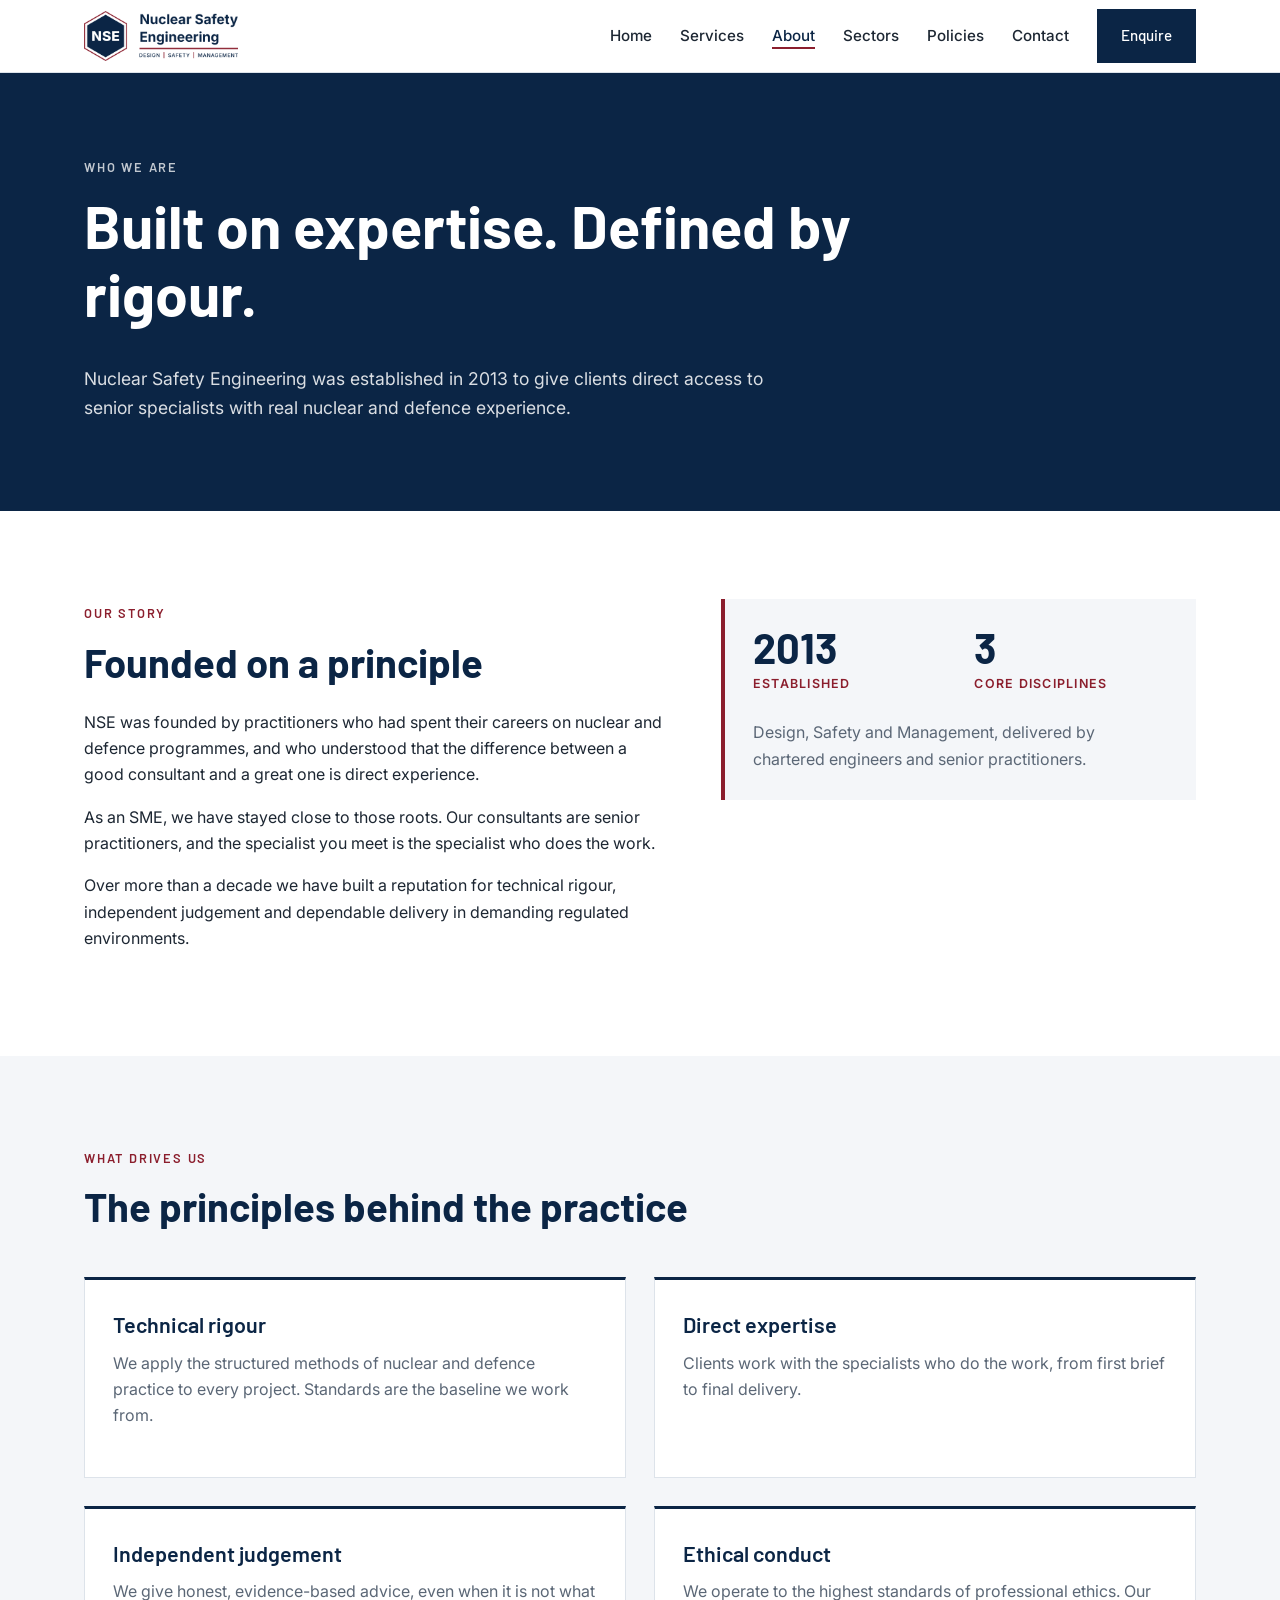
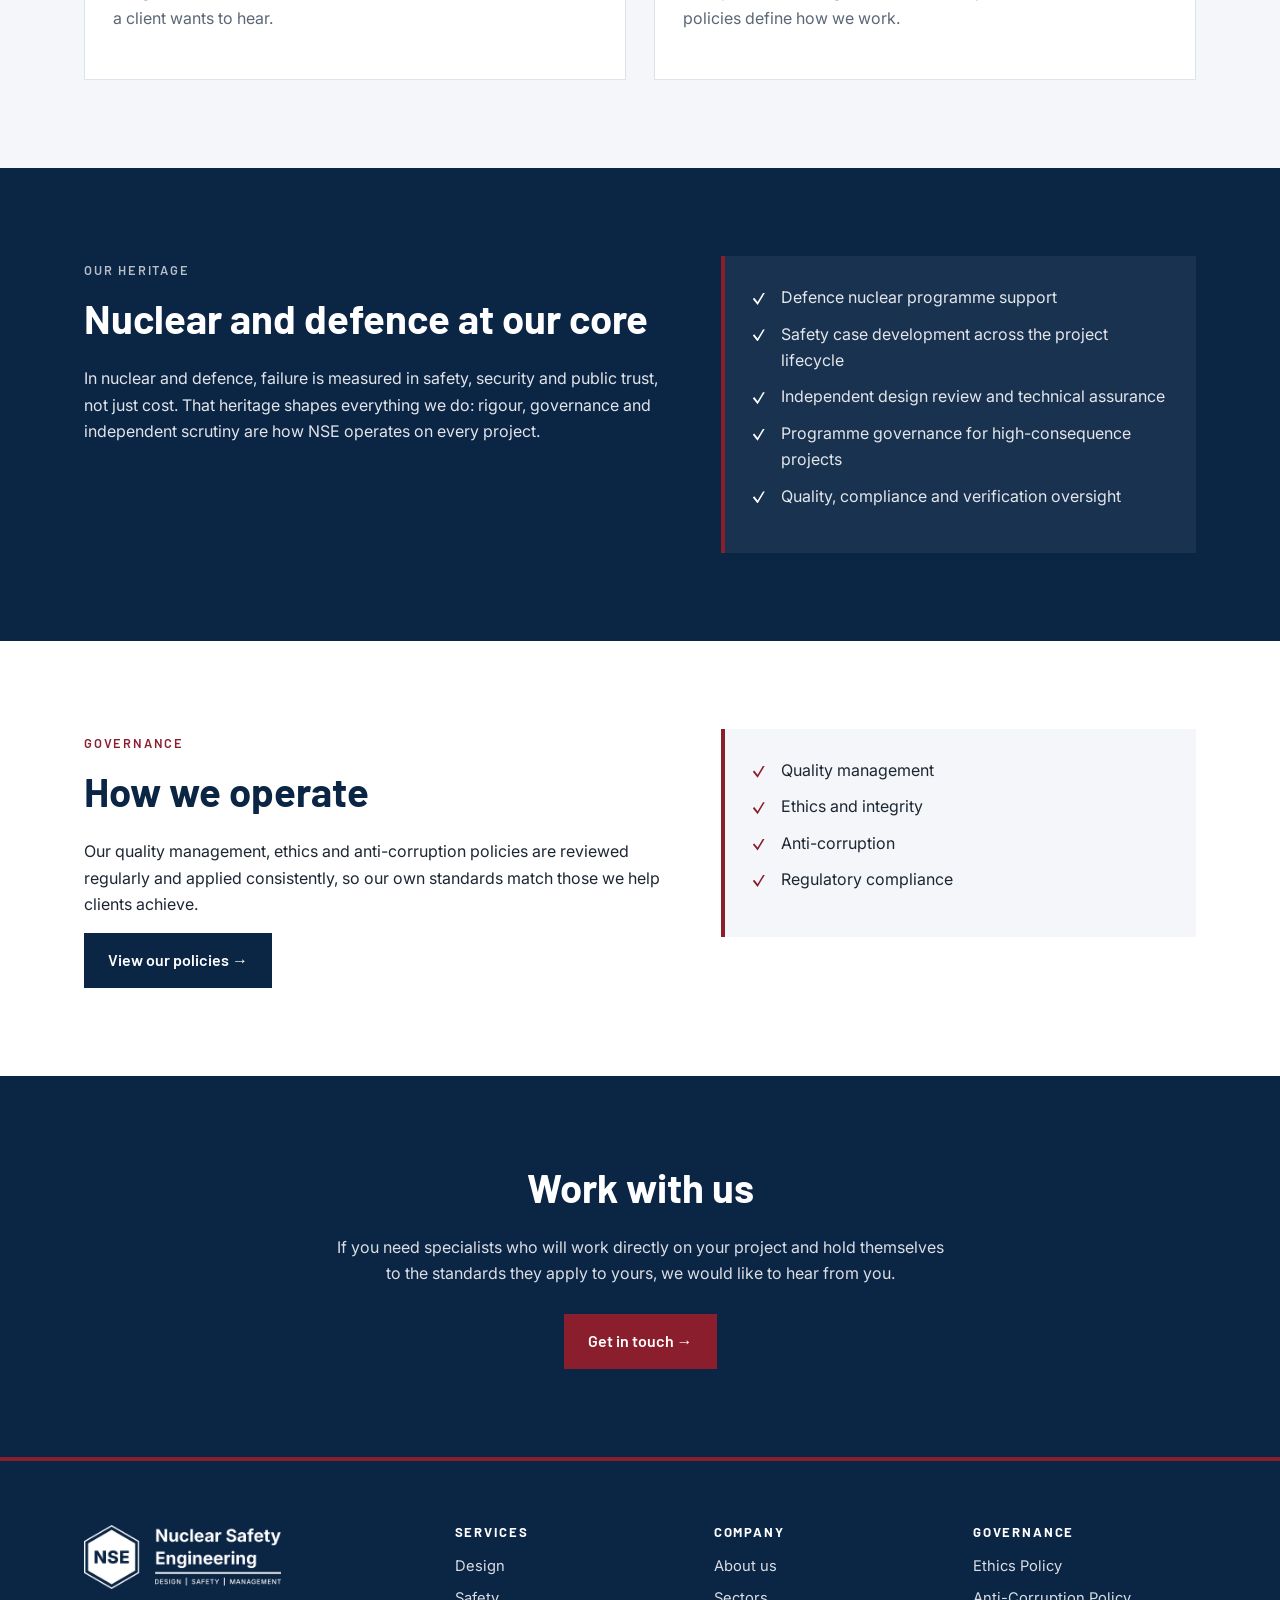
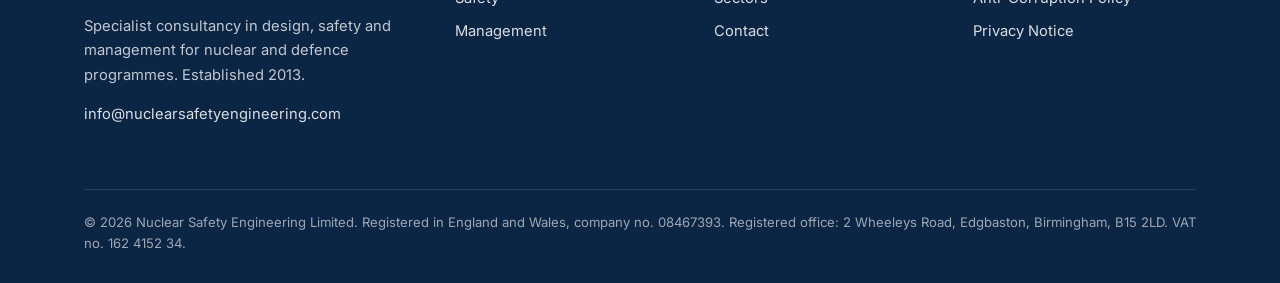
<file: about.html>
<!DOCTYPE html>
<html lang="en-GB">
<head>
  <meta charset="utf-8">
  <meta name="viewport" content="width=device-width, initial-scale=1">
  <title>About — Nuclear Safety Engineering</title>
  <meta name="description" content="Nuclear Safety Engineering Limited: specialist nuclear and defence consultancy, established 2013.">
  <link rel="canonical" href="https://www.nuclearsafetyengineering.com/about.html">
  <meta property="og:title" content="About — Nuclear Safety Engineering">
  <meta property="og:description" content="Nuclear Safety Engineering Limited: specialist nuclear and defence consultancy, established 2013.">
  <meta property="og:type" content="website">
  <link rel="icon" href="images/favicon-32.png" type="image/png">
  <link rel="apple-touch-icon" href="images/apple-touch-icon.png">
  <meta property="og:image" content="https://www.nuclearsafetyengineering.com/images/logo.png">
  <link rel="preconnect" href="https://fonts.googleapis.com">
  <link rel="preconnect" href="https://fonts.gstatic.com" crossorigin>
  <link href="https://fonts.googleapis.com/css2?family=Barlow:wght@500;600;700&family=Inter:wght@400;500;600&display=swap" rel="stylesheet">
  <link rel="stylesheet" href="css/style.css">
</head>
<body>
  <a class="skip" href="#main">Skip to content</a>
  <header class="site-header">
    <div class="container">
      <a class="brand" href="index.html"><img src="images/logo.png" alt="Nuclear Safety Engineering — Design | Safety | Management" width="154" height="50"></a>
      <button class="menu-toggle" aria-label="Open menu" aria-expanded="false"><span></span><span></span><span></span></button>
      <nav class="nav" aria-label="Main">
        <a href="index.html">Home</a>
        <a href="services.html">Services</a>
        <a href="about.html" aria-current="page">About</a>
        <a href="sectors.html">Sectors</a>
        <a href="policies.html">Policies</a>
        <a href="contact.html">Contact</a>
        <a class="btn btn-navy" href="contact.html">Enquire</a>
      </nav>
    </div>
  </header>
  <main id="main">
    <section class="page-hero">
      <div class="container">
        <span class="eyebrow">Who we are</span>
        <h1>Built on expertise. Defined by rigour.</h1>
        <p>Nuclear Safety Engineering was established in 2013 to give clients direct access to senior specialists with real nuclear and defence experience.</p>
      </div>
    </section>

    <section>
      <div class="container split">
        <div>
          <span class="eyebrow">Our story</span>
          <h2>Founded on a principle</h2>
          <p>NSE was founded by practitioners who had spent their careers on nuclear and defence programmes, and who understood that the difference between a good consultant and a great one is direct experience.</p>
          <p>As an SME, we have stayed close to those roots. Our consultants are senior practitioners, and the specialist you meet is the specialist who does the work.</p>
          <p>Over more than a decade we have built a reputation for technical rigour, independent judgement and dependable delivery in demanding regulated environments.</p>
        </div>
        <div class="panel">
          <div class="stats" style="grid-template-columns:1fr 1fr">
            <div class="stat"><strong>2013</strong><span>Established</span></div>
            <div class="stat"><strong>3</strong><span>Core disciplines</span></div>
          </div>
          <p style="margin-top:24px;margin-bottom:0;color:var(--muted)">Design, Safety and Management, delivered by chartered engineers and senior practitioners.</p>
        </div>
      </div>
    </section>

    <section class="soft">
      <div class="container">
        <div class="section-head">
          <span class="eyebrow">What drives us</span>
          <h2>The principles behind the practice</h2>
        </div>
        <div class="grid grid-2">
          <div class="card"><h3>Technical rigour</h3><p>We apply the structured methods of nuclear and defence practice to every project. Standards are the baseline we work from.</p></div>
          <div class="card"><h3>Direct expertise</h3><p>Clients work with the specialists who do the work, from first brief to final delivery.</p></div>
          <div class="card"><h3>Independent judgement</h3><p>We give honest, evidence-based advice, even when it is not what a client wants to hear.</p></div>
          <div class="card"><h3>Ethical conduct</h3><p>We operate to the highest standards of professional ethics. Our policies define how we work.</p></div>
        </div>
      </div>
    </section>

    <section class="dark">
      <div class="container split">
        <div>
          <span class="eyebrow" style="color:rgba(255,255,255,.7)">Our heritage</span>
          <h2>Nuclear and defence at our core</h2>
          <p>In nuclear and defence, failure is measured in safety, security and public trust, not just cost. That heritage shapes everything we do: rigour, governance and independent scrutiny are how NSE operates on every project.</p>
        </div>
        <div class="panel">
          <ul class="ticks"><li>Defence nuclear programme support</li><li>Safety case development across the project lifecycle</li><li>Independent design review and technical assurance</li><li>Programme governance for high-consequence projects</li><li>Quality, compliance and verification oversight</li></ul>
        </div>
      </div>
    </section>

    <section>
      <div class="container split">
        <div>
          <span class="eyebrow">Governance</span>
          <h2>How we operate</h2>
          <p>Our quality management, ethics and anti-corruption policies are reviewed regularly and applied consistently, so our own standards match those we help clients achieve.</p>
          <a class="btn btn-navy" href="policies.html">View our policies &rarr;</a>
        </div>
        <div class="panel"><ul class="ticks"><li>Quality management</li><li>Ethics and integrity</li><li>Anti-corruption</li><li>Regulatory compliance</li></ul></div>
      </div>
    </section>

    <section class="cta">
      <div class="container">
        <h2>Work with us</h2>
        <p>If you need specialists who will work directly on your project and hold themselves to the standards they apply to yours, we would like to hear from you.</p>
        <a class="btn btn-primary" href="contact.html">Get in touch &rarr;</a>
      </div>
    </section>
  </main>
  <footer class="site-footer">
    <div class="container">
      <div class="footer-grid">
        <div>
          <a class="footer-logo" href="index.html"><img src="images/logo-white.png" alt="Nuclear Safety Engineering" width="197" height="64"></a>
          <p>Specialist consultancy in design, safety and management for nuclear and defence programmes. Established 2013.</p>
          <p><a href="mailto:info@nuclearsafetyengineering.com">info@nuclearsafetyengineering.com</a></p>
        </div>
        <div>
          <h4>Services</h4>
          <ul><li><a href="services.html#design">Design</a></li><li><a href="services.html#safety">Safety</a></li><li><a href="services.html#management">Management</a></li></ul>
        </div>
        <div>
          <h4>Company</h4>
          <ul><li><a href="about.html">About us</a></li><li><a href="sectors.html">Sectors</a></li><li><a href="contact.html">Contact</a></li></ul>
        </div>
        <div>
          <h4>Governance</h4>
          <ul><li><a href="policies.html#ethics">Ethics Policy</a></li><li><a href="policies.html#anti-corruption">Anti-Corruption Policy</a></li><li><a href="privacy.html">Privacy Notice</a></li></ul>
        </div>
      </div>
      <div class="legal">
        <span>&copy; <span data-year>2026</span> Nuclear Safety Engineering Limited. Registered in England and Wales, company no. 08467393. Registered office: 2 Wheeleys Road, Edgbaston, Birmingham, B15 2LD. VAT no. 162 4152 34.</span>
      </div>
    </div>
  </footer>
  <script src="js/main.js"></script>
</body>
</html>
</file>
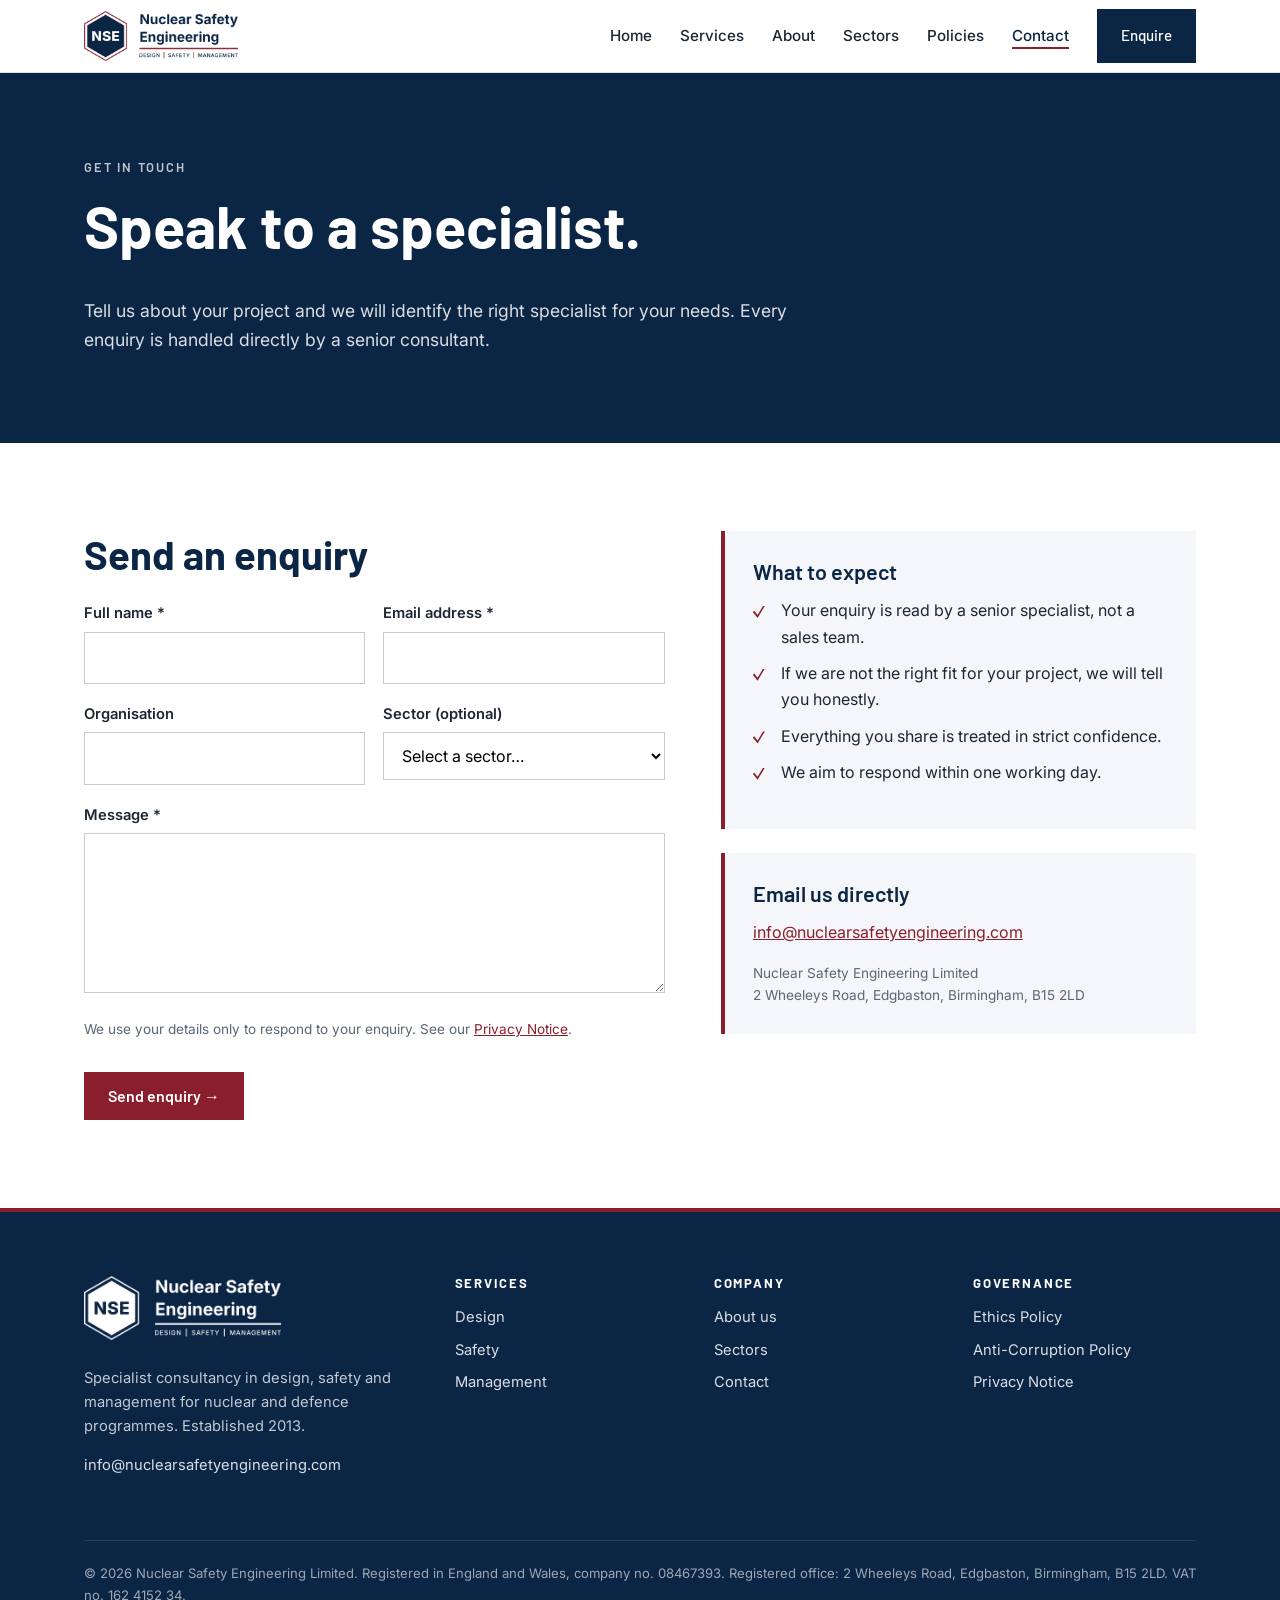
<file: contact.html>
<!DOCTYPE html>
<html lang="en-GB">
<head>
  <meta charset="utf-8">
  <meta name="viewport" content="width=device-width, initial-scale=1">
  <title>Contact — Nuclear Safety Engineering</title>
  <meta name="description" content="Contact Nuclear Safety Engineering to speak directly to a senior specialist.">
  <link rel="canonical" href="https://www.nuclearsafetyengineering.com/contact.html">
  <meta property="og:title" content="Contact — Nuclear Safety Engineering">
  <meta property="og:description" content="Contact Nuclear Safety Engineering to speak directly to a senior specialist.">
  <meta property="og:type" content="website">
  <link rel="icon" href="images/favicon-32.png" type="image/png">
  <link rel="apple-touch-icon" href="images/apple-touch-icon.png">
  <meta property="og:image" content="https://www.nuclearsafetyengineering.com/images/logo.png">
  <link rel="preconnect" href="https://fonts.googleapis.com">
  <link rel="preconnect" href="https://fonts.gstatic.com" crossorigin>
  <link href="https://fonts.googleapis.com/css2?family=Barlow:wght@500;600;700&family=Inter:wght@400;500;600&display=swap" rel="stylesheet">
  <link rel="stylesheet" href="css/style.css">
</head>
<body>
  <a class="skip" href="#main">Skip to content</a>
  <header class="site-header">
    <div class="container">
      <a class="brand" href="index.html"><img src="images/logo.png" alt="Nuclear Safety Engineering — Design | Safety | Management" width="154" height="50"></a>
      <button class="menu-toggle" aria-label="Open menu" aria-expanded="false"><span></span><span></span><span></span></button>
      <nav class="nav" aria-label="Main">
        <a href="index.html">Home</a>
        <a href="services.html">Services</a>
        <a href="about.html">About</a>
        <a href="sectors.html">Sectors</a>
        <a href="policies.html">Policies</a>
        <a href="contact.html" aria-current="page">Contact</a>
        <a class="btn btn-navy" href="contact.html">Enquire</a>
      </nav>
    </div>
  </header>
  <main id="main">
    <section class="page-hero">
      <div class="container">
        <span class="eyebrow">Get in touch</span>
        <h1>Speak to a specialist.</h1>
        <p>Tell us about your project and we will identify the right specialist for your needs. Every enquiry is handled directly by a senior consultant.</p>
      </div>
    </section>

    <section>
      <div class="container split">
        <div>
          <h2>Send an enquiry</h2>
          <!-- Replace YOUR_FORM_ID with your Formspree form ID (see README). Until then, the form opens the visitor's email app. -->
          <form id="enquiry-form" action="https://formspree.io/f/mbgogwkn" method="POST" data-email="info@nuclearsafetyengineering.com">
            <div class="form-row">
              <div><label for="name">Full name *</label><input id="name" name="name" required autocomplete="name"></div>
              <div><label for="email">Email address *</label><input id="email" name="email" type="email" required autocomplete="email"></div>
            </div>
            <div class="form-row">
              <div><label for="organisation">Organisation</label><input id="organisation" name="organisation" autocomplete="organization"></div>
              <div><label for="sector">Sector (optional)</label>
                <select id="sector" name="sector"><option value="">Select a sector…</option><option>Defence</option><option>Nuclear</option><option>Energy</option><option>Government</option><option>Other / not sure</option></select></div>
            </div>
            <div><label for="message">Message *</label><textarea id="message" name="message" required></textarea></div>
            <input class="hp" type="text" name="_gotcha" tabindex="-1" autocomplete="off" aria-hidden="true">
            <p class="form-note">We use your details only to respond to your enquiry. See our <a href="privacy.html">Privacy Notice</a>.</p>
            <div><button class="btn btn-primary" type="submit">Send enquiry &rarr;</button></div>
            <div id="form-status" class="form-status" role="status"></div>
          </form>
        </div>
        <aside>
          <div class="panel">
            <h3>What to expect</h3>
            <ul class="ticks"><li>Your enquiry is read by a senior specialist, not a sales team.</li><li>If we are not the right fit for your project, we will tell you honestly.</li><li>Everything you share is treated in strict confidence.</li><li>We aim to respond within one working day.</li></ul>
          </div>
          <div class="panel" style="margin-top:24px">
            <h3>Email us directly</h3>
            <p><a href="mailto:info@nuclearsafetyengineering.com">info@nuclearsafetyengineering.com</a></p>
            <p class="form-note" style="margin:0">Nuclear Safety Engineering Limited<br>2 Wheeleys Road, Edgbaston, Birmingham, B15 2LD</p>
          </div>
        </aside>
      </div>
    </section>
  </main>
  <footer class="site-footer">
    <div class="container">
      <div class="footer-grid">
        <div>
          <a class="footer-logo" href="index.html"><img src="images/logo-white.png" alt="Nuclear Safety Engineering" width="197" height="64"></a>
          <p>Specialist consultancy in design, safety and management for nuclear and defence programmes. Established 2013.</p>
          <p><a href="mailto:info@nuclearsafetyengineering.com">info@nuclearsafetyengineering.com</a></p>
        </div>
        <div>
          <h4>Services</h4>
          <ul><li><a href="services.html#design">Design</a></li><li><a href="services.html#safety">Safety</a></li><li><a href="services.html#management">Management</a></li></ul>
        </div>
        <div>
          <h4>Company</h4>
          <ul><li><a href="about.html">About us</a></li><li><a href="sectors.html">Sectors</a></li><li><a href="contact.html">Contact</a></li></ul>
        </div>
        <div>
          <h4>Governance</h4>
          <ul><li><a href="policies.html#ethics">Ethics Policy</a></li><li><a href="policies.html#anti-corruption">Anti-Corruption Policy</a></li><li><a href="privacy.html">Privacy Notice</a></li></ul>
        </div>
      </div>
      <div class="legal">
        <span>&copy; <span data-year>2026</span> Nuclear Safety Engineering Limited. Registered in England and Wales, company no. 08467393. Registered office: 2 Wheeleys Road, Edgbaston, Birmingham, B15 2LD. VAT no. 162 4152 34.</span>
      </div>
    </div>
  </footer>
  <script src="js/main.js"></script>
</body>
</html>
</file>
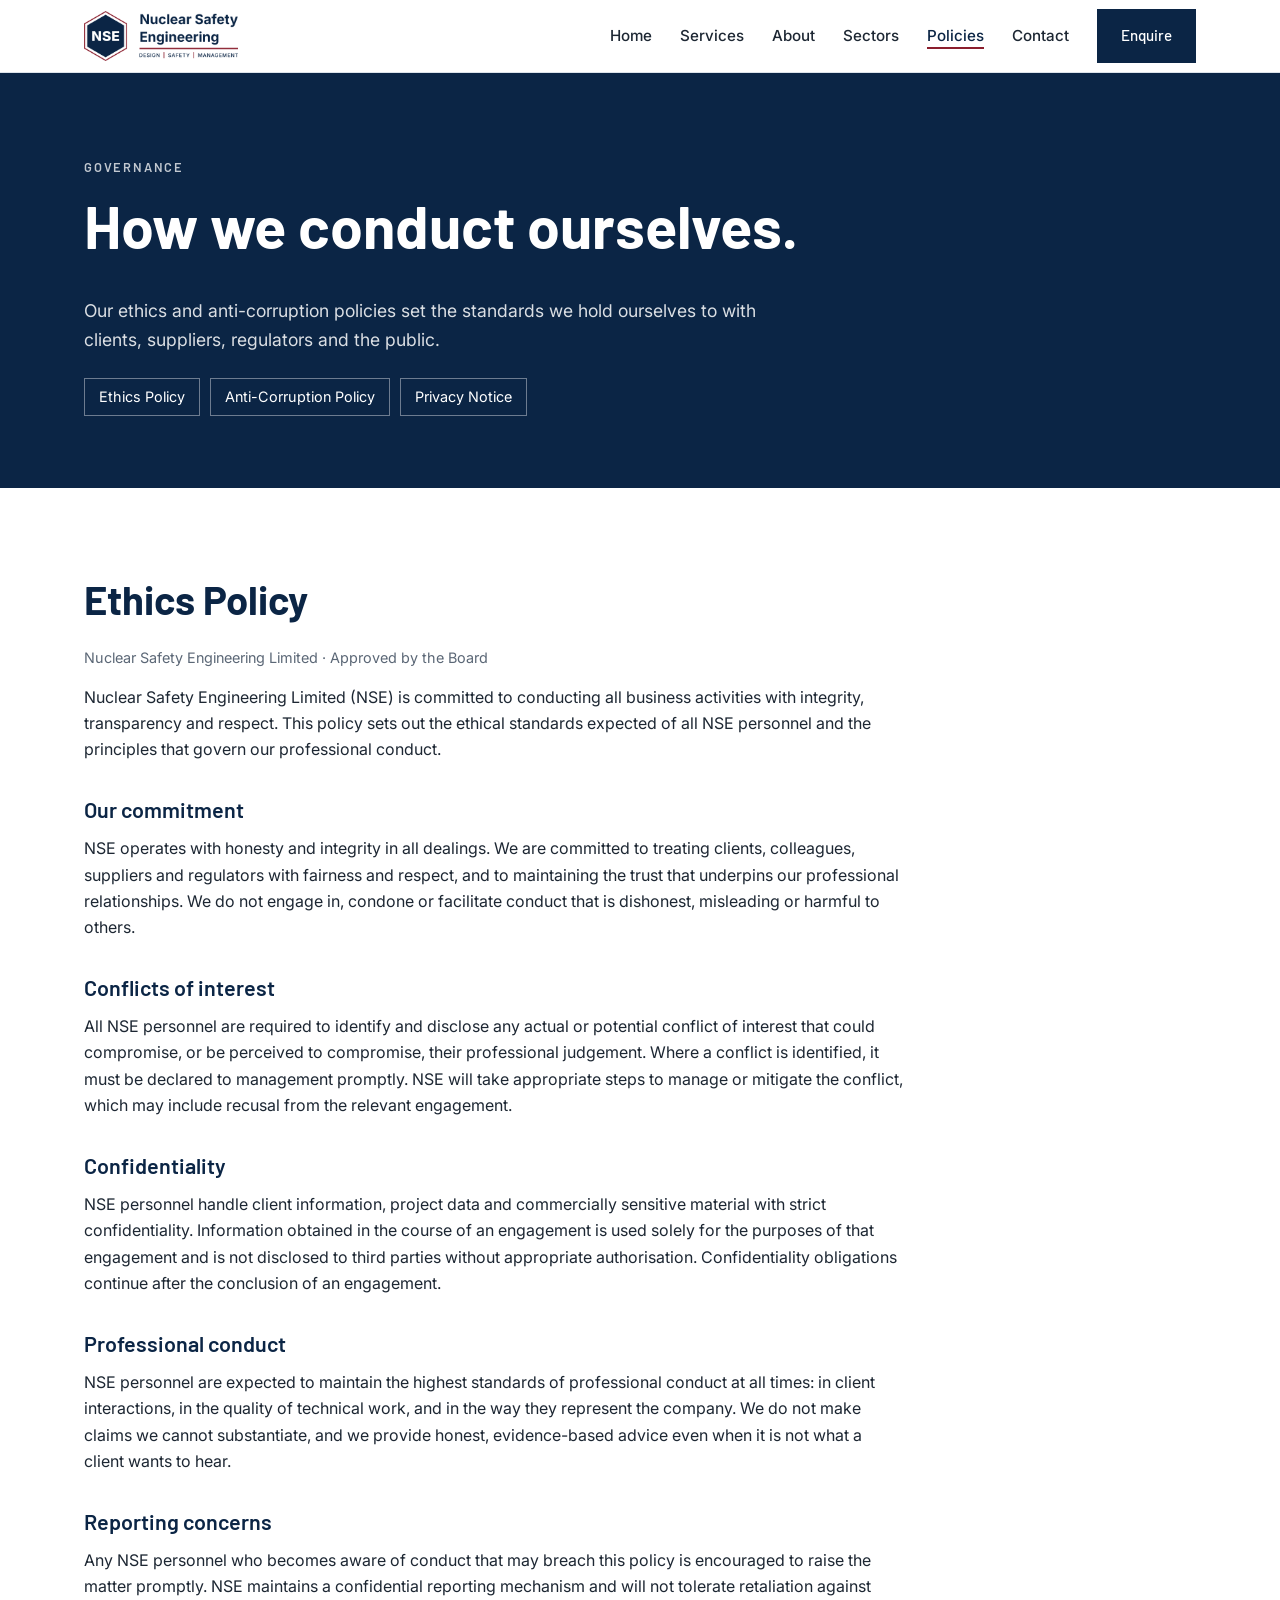
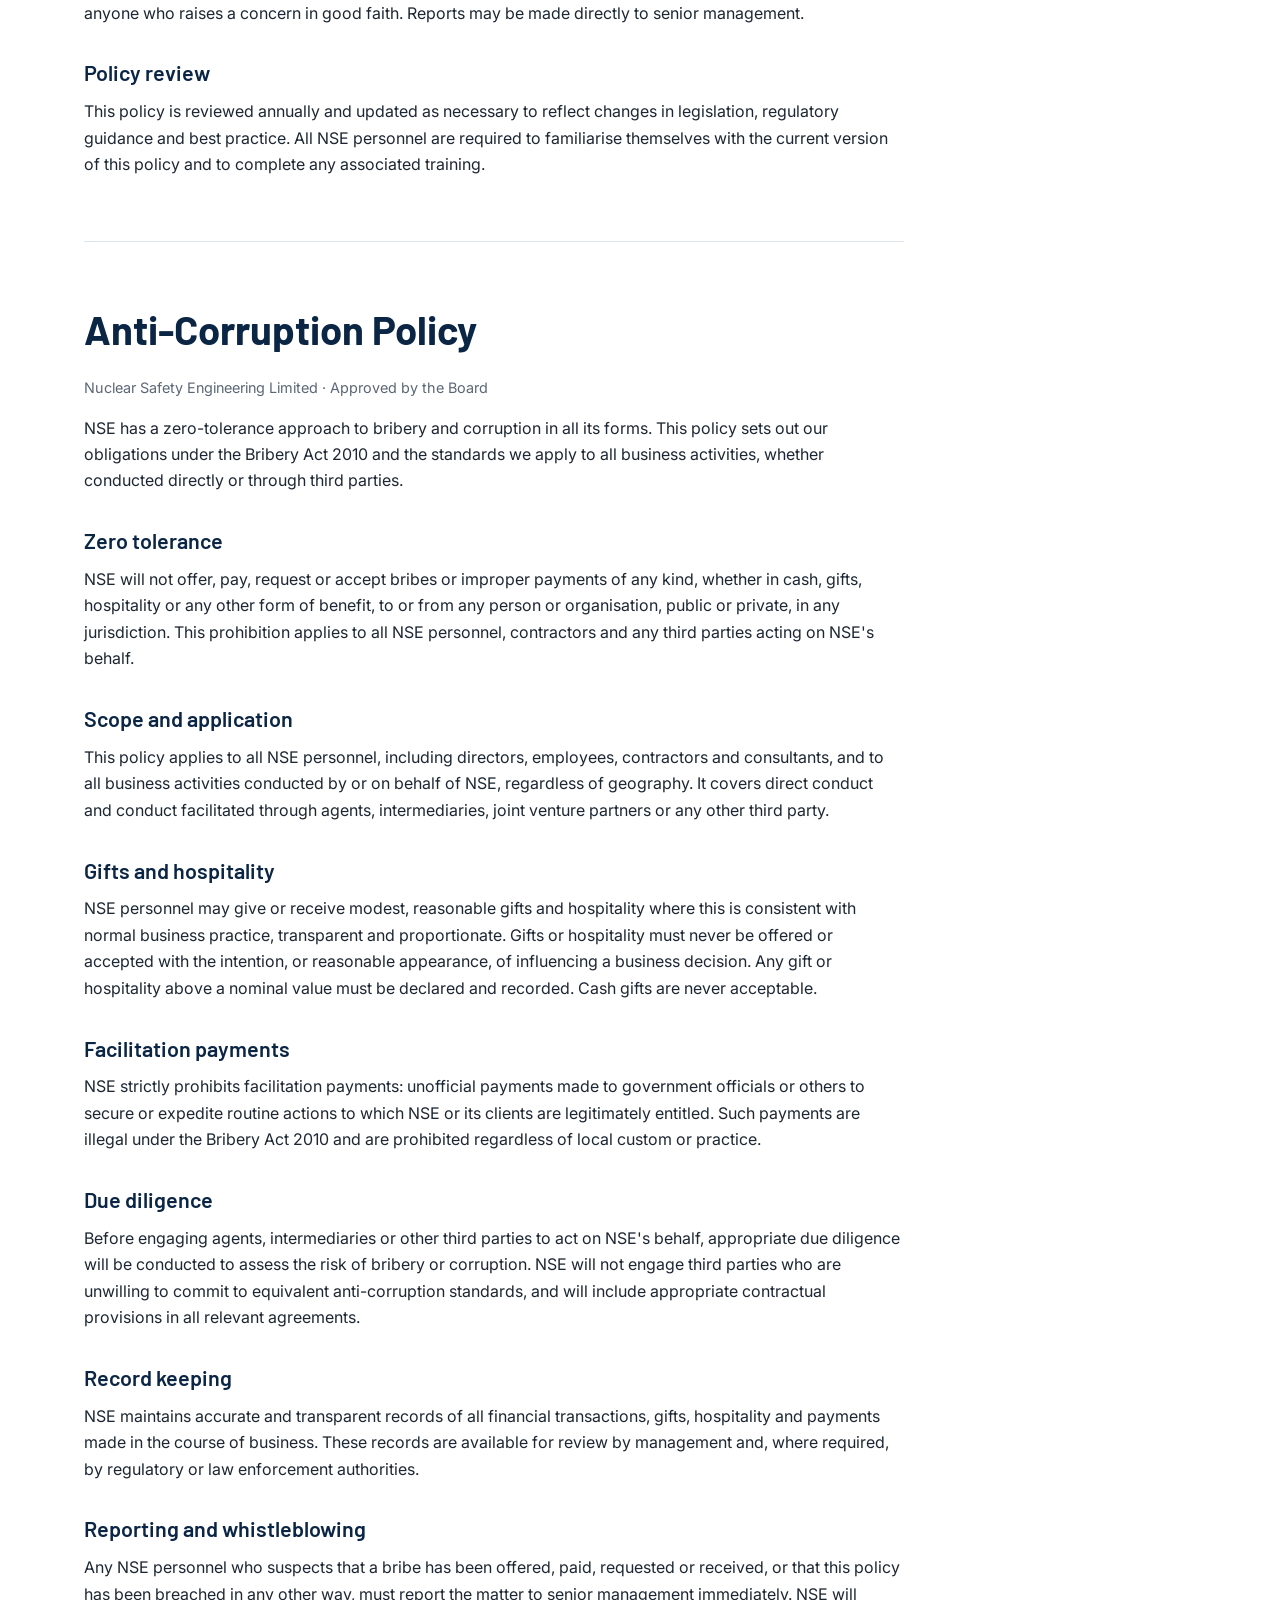
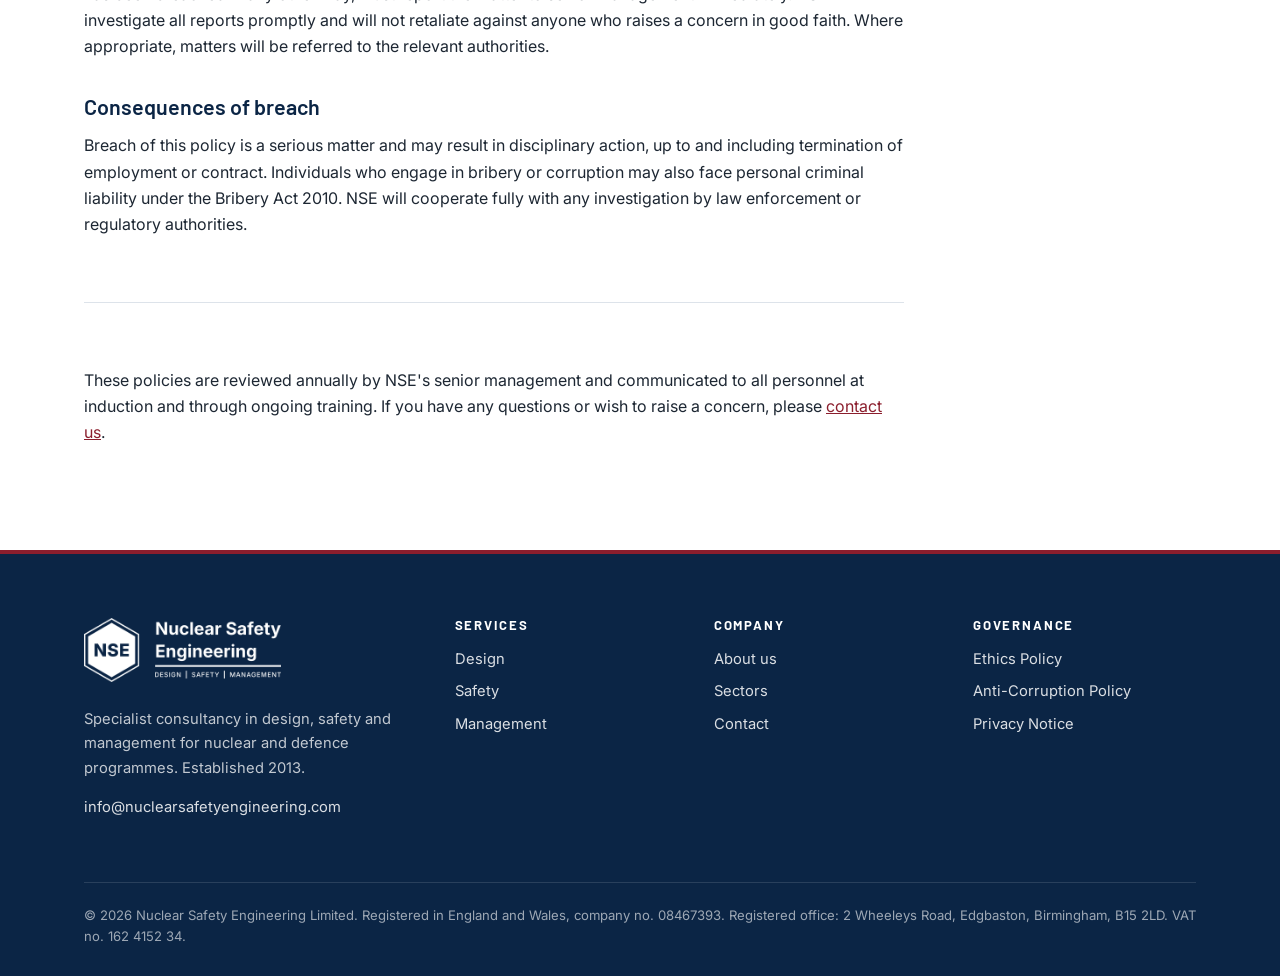
<file: policies.html>
<!DOCTYPE html>
<html lang="en-GB">
<head>
  <meta charset="utf-8">
  <meta name="viewport" content="width=device-width, initial-scale=1">
  <title>Policies — Nuclear Safety Engineering</title>
  <meta name="description" content="Ethics and anti-corruption policies of Nuclear Safety Engineering Limited.">
  <link rel="canonical" href="https://www.nuclearsafetyengineering.com/policies.html">
  <meta property="og:title" content="Policies — Nuclear Safety Engineering">
  <meta property="og:description" content="Ethics and anti-corruption policies of Nuclear Safety Engineering Limited.">
  <meta property="og:type" content="website">
  <link rel="icon" href="images/favicon-32.png" type="image/png">
  <link rel="apple-touch-icon" href="images/apple-touch-icon.png">
  <meta property="og:image" content="https://www.nuclearsafetyengineering.com/images/logo.png">
  <link rel="preconnect" href="https://fonts.googleapis.com">
  <link rel="preconnect" href="https://fonts.gstatic.com" crossorigin>
  <link href="https://fonts.googleapis.com/css2?family=Barlow:wght@500;600;700&family=Inter:wght@400;500;600&display=swap" rel="stylesheet">
  <link rel="stylesheet" href="css/style.css">
</head>
<body>
  <a class="skip" href="#main">Skip to content</a>
  <header class="site-header">
    <div class="container">
      <a class="brand" href="index.html"><img src="images/logo.png" alt="Nuclear Safety Engineering — Design | Safety | Management" width="154" height="50"></a>
      <button class="menu-toggle" aria-label="Open menu" aria-expanded="false"><span></span><span></span><span></span></button>
      <nav class="nav" aria-label="Main">
        <a href="index.html">Home</a>
        <a href="services.html">Services</a>
        <a href="about.html">About</a>
        <a href="sectors.html">Sectors</a>
        <a href="policies.html" aria-current="page">Policies</a>
        <a href="contact.html">Contact</a>
        <a class="btn btn-navy" href="contact.html">Enquire</a>
      </nav>
    </div>
  </header>
  <main id="main">
    <section class="page-hero">
      <div class="container">
        <span class="eyebrow">Governance</span>
        <h1>How we conduct ourselves.</h1>
        <p>Our ethics and anti-corruption policies set the standards we hold ourselves to with clients, suppliers, regulators and the public.</p>
        <div class="subnav"><a href="#ethics">Ethics Policy</a><a href="#anti-corruption">Anti-Corruption Policy</a><a href="privacy.html">Privacy Notice</a></div>
      </div>
    </section>

    <section>
      <div class="container">
        <article class="policy" id="ethics">
          <h2>Ethics Policy</h2>
          <p class="meta">Nuclear Safety Engineering Limited &middot; Approved by the Board</p>
          <p>Nuclear Safety Engineering Limited (NSE) is committed to conducting all business activities with integrity, transparency and respect. This policy sets out the ethical standards expected of all NSE personnel and the principles that govern our professional conduct.</p>
          <h3>Our commitment</h3><p>NSE operates with honesty and integrity in all dealings. We are committed to treating clients, colleagues, suppliers and regulators with fairness and respect, and to maintaining the trust that underpins our professional relationships. We do not engage in, condone or facilitate conduct that is dishonest, misleading or harmful to others.</p><h3>Conflicts of interest</h3><p>All NSE personnel are required to identify and disclose any actual or potential conflict of interest that could compromise, or be perceived to compromise, their professional judgement. Where a conflict is identified, it must be declared to management promptly. NSE will take appropriate steps to manage or mitigate the conflict, which may include recusal from the relevant engagement.</p><h3>Confidentiality</h3><p>NSE personnel handle client information, project data and commercially sensitive material with strict confidentiality. Information obtained in the course of an engagement is used solely for the purposes of that engagement and is not disclosed to third parties without appropriate authorisation. Confidentiality obligations continue after the conclusion of an engagement.</p><h3>Professional conduct</h3><p>NSE personnel are expected to maintain the highest standards of professional conduct at all times: in client interactions, in the quality of technical work, and in the way they represent the company. We do not make claims we cannot substantiate, and we provide honest, evidence-based advice even when it is not what a client wants to hear.</p><h3>Reporting concerns</h3><p>Any NSE personnel who becomes aware of conduct that may breach this policy is encouraged to raise the matter promptly. NSE maintains a confidential reporting mechanism and will not tolerate retaliation against anyone who raises a concern in good faith. Reports may be made directly to senior management.</p><h3>Policy review</h3><p>This policy is reviewed annually and updated as necessary to reflect changes in legislation, regulatory guidance and best practice. All NSE personnel are required to familiarise themselves with the current version of this policy and to complete any associated training.</p>
        </article>
        <article class="policy" id="anti-corruption">
          <h2>Anti-Corruption Policy</h2>
          <p class="meta">Nuclear Safety Engineering Limited &middot; Approved by the Board</p>
          <p>NSE has a zero-tolerance approach to bribery and corruption in all its forms. This policy sets out our obligations under the Bribery Act 2010 and the standards we apply to all business activities, whether conducted directly or through third parties.</p>
          <h3>Zero tolerance</h3><p>NSE will not offer, pay, request or accept bribes or improper payments of any kind, whether in cash, gifts, hospitality or any other form of benefit, to or from any person or organisation, public or private, in any jurisdiction. This prohibition applies to all NSE personnel, contractors and any third parties acting on NSE's behalf.</p><h3>Scope and application</h3><p>This policy applies to all NSE personnel, including directors, employees, contractors and consultants, and to all business activities conducted by or on behalf of NSE, regardless of geography. It covers direct conduct and conduct facilitated through agents, intermediaries, joint venture partners or any other third party.</p><h3>Gifts and hospitality</h3><p>NSE personnel may give or receive modest, reasonable gifts and hospitality where this is consistent with normal business practice, transparent and proportionate. Gifts or hospitality must never be offered or accepted with the intention, or reasonable appearance, of influencing a business decision. Any gift or hospitality above a nominal value must be declared and recorded. Cash gifts are never acceptable.</p><h3>Facilitation payments</h3><p>NSE strictly prohibits facilitation payments: unofficial payments made to government officials or others to secure or expedite routine actions to which NSE or its clients are legitimately entitled. Such payments are illegal under the Bribery Act 2010 and are prohibited regardless of local custom or practice.</p><h3>Due diligence</h3><p>Before engaging agents, intermediaries or other third parties to act on NSE's behalf, appropriate due diligence will be conducted to assess the risk of bribery or corruption. NSE will not engage third parties who are unwilling to commit to equivalent anti-corruption standards, and will include appropriate contractual provisions in all relevant agreements.</p><h3>Record keeping</h3><p>NSE maintains accurate and transparent records of all financial transactions, gifts, hospitality and payments made in the course of business. These records are available for review by management and, where required, by regulatory or law enforcement authorities.</p><h3>Reporting and whistleblowing</h3><p>Any NSE personnel who suspects that a bribe has been offered, paid, requested or received, or that this policy has been breached in any other way, must report the matter to senior management immediately. NSE will investigate all reports promptly and will not retaliate against anyone who raises a concern in good faith. Where appropriate, matters will be referred to the relevant authorities.</p><h3>Consequences of breach</h3><p>Breach of this policy is a serious matter and may result in disciplinary action, up to and including termination of employment or contract. Individuals who engage in bribery or corruption may also face personal criminal liability under the Bribery Act 2010. NSE will cooperate fully with any investigation by law enforcement or regulatory authorities.</p>
        </article>
        <div class="policy">
          <p>These policies are reviewed annually by NSE's senior management and communicated to all personnel at induction and through ongoing training. If you have any questions or wish to raise a concern, please <a href="contact.html">contact us</a>.</p>
        </div>
      </div>
    </section>
  </main>
  <footer class="site-footer">
    <div class="container">
      <div class="footer-grid">
        <div>
          <a class="footer-logo" href="index.html"><img src="images/logo-white.png" alt="Nuclear Safety Engineering" width="197" height="64"></a>
          <p>Specialist consultancy in design, safety and management for nuclear and defence programmes. Established 2013.</p>
          <p><a href="mailto:info@nuclearsafetyengineering.com">info@nuclearsafetyengineering.com</a></p>
        </div>
        <div>
          <h4>Services</h4>
          <ul><li><a href="services.html#design">Design</a></li><li><a href="services.html#safety">Safety</a></li><li><a href="services.html#management">Management</a></li></ul>
        </div>
        <div>
          <h4>Company</h4>
          <ul><li><a href="about.html">About us</a></li><li><a href="sectors.html">Sectors</a></li><li><a href="contact.html">Contact</a></li></ul>
        </div>
        <div>
          <h4>Governance</h4>
          <ul><li><a href="policies.html#ethics">Ethics Policy</a></li><li><a href="policies.html#anti-corruption">Anti-Corruption Policy</a></li><li><a href="privacy.html">Privacy Notice</a></li></ul>
        </div>
      </div>
      <div class="legal">
        <span>&copy; <span data-year>2026</span> Nuclear Safety Engineering Limited. Registered in England and Wales, company no. 08467393. Registered office: 2 Wheeleys Road, Edgbaston, Birmingham, B15 2LD. VAT no. 162 4152 34.</span>
      </div>
    </div>
  </footer>
  <script src="js/main.js"></script>
</body>
</html>
</file>
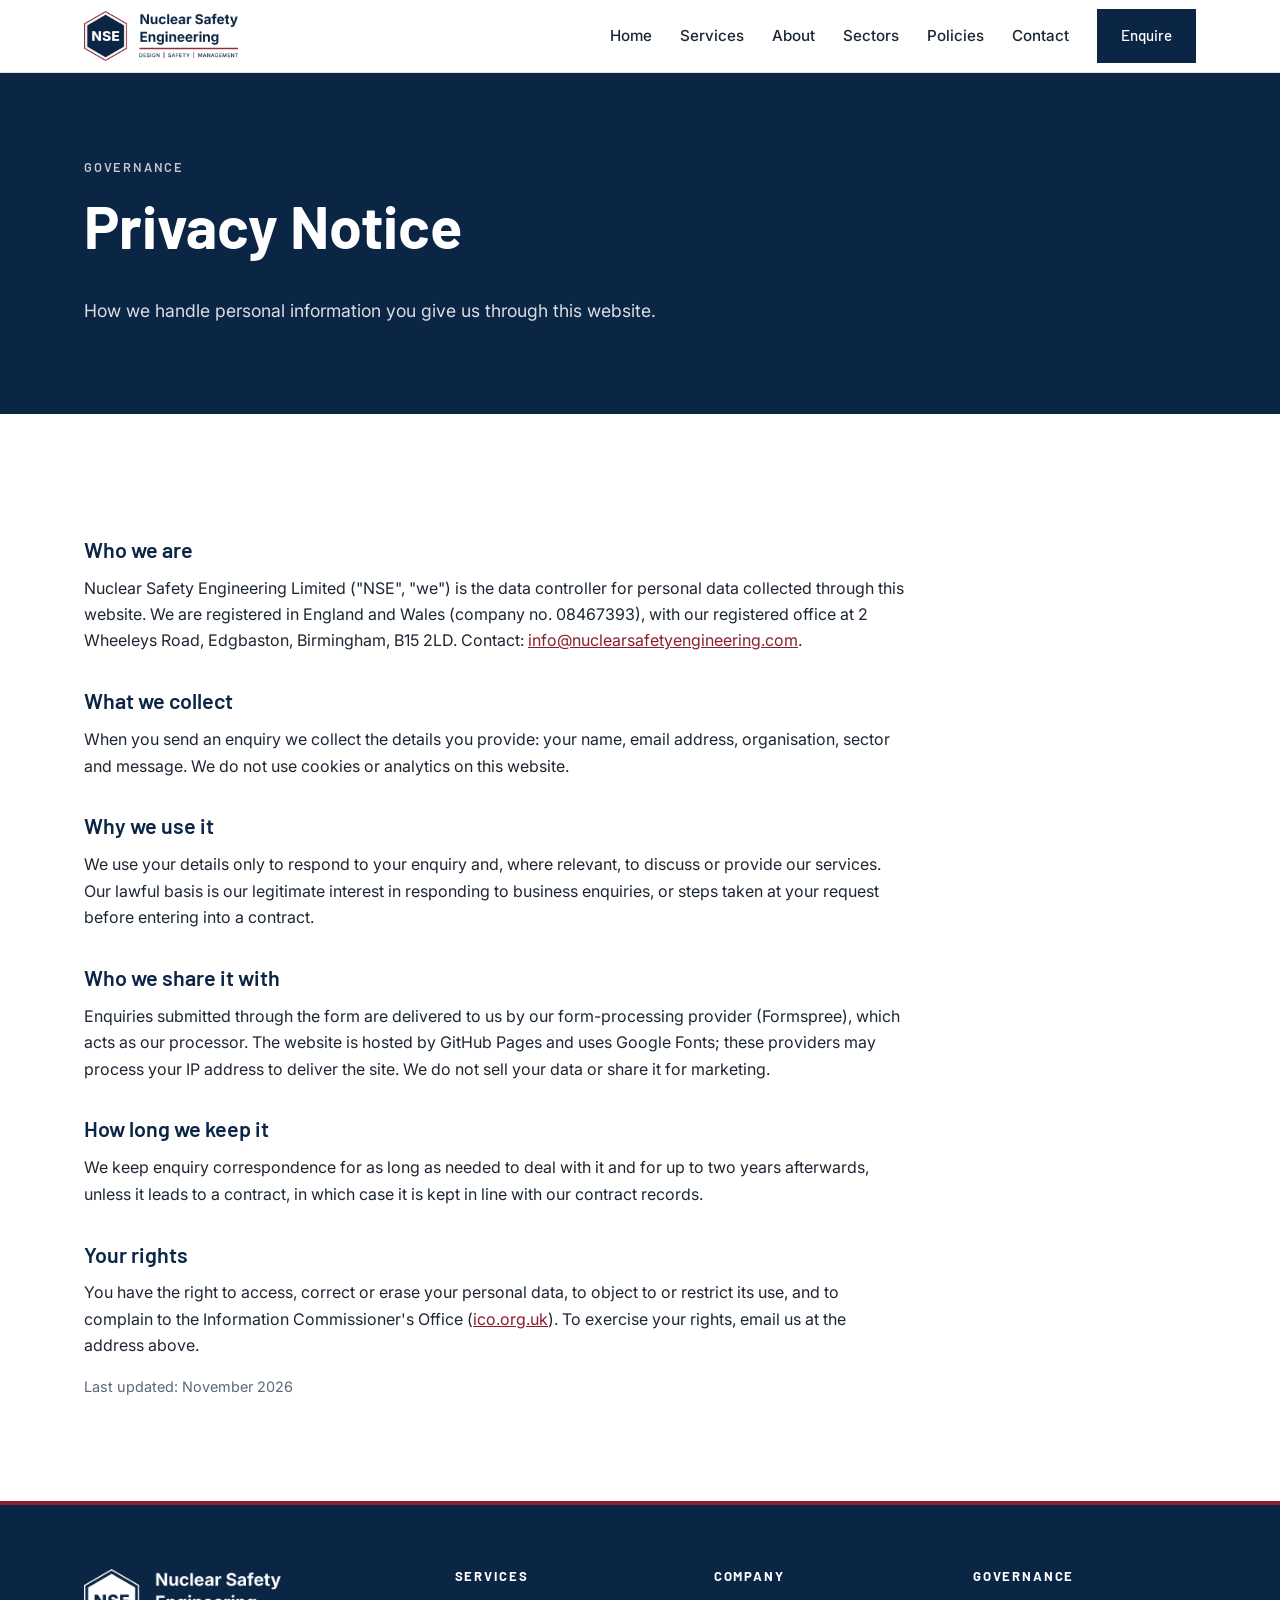
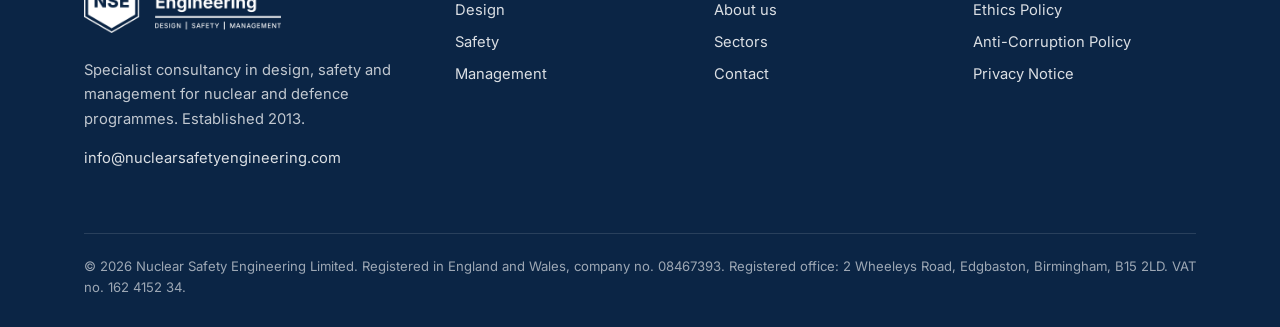
<file: privacy.html>
<!DOCTYPE html>
<html lang="en-GB">
<head>
  <meta charset="utf-8">
  <meta name="viewport" content="width=device-width, initial-scale=1">
  <title>Privacy Notice — Nuclear Safety Engineering</title>
  <meta name="description" content="How Nuclear Safety Engineering Limited handles personal data submitted through this website.">
  <link rel="canonical" href="https://www.nuclearsafetyengineering.com/privacy.html">
  <meta property="og:title" content="Privacy Notice — Nuclear Safety Engineering">
  <meta property="og:description" content="How Nuclear Safety Engineering Limited handles personal data submitted through this website.">
  <meta property="og:type" content="website">
  <link rel="icon" href="images/favicon-32.png" type="image/png">
  <link rel="apple-touch-icon" href="images/apple-touch-icon.png">
  <meta property="og:image" content="https://www.nuclearsafetyengineering.com/images/logo.png">
  <link rel="preconnect" href="https://fonts.googleapis.com">
  <link rel="preconnect" href="https://fonts.gstatic.com" crossorigin>
  <link href="https://fonts.googleapis.com/css2?family=Barlow:wght@500;600;700&family=Inter:wght@400;500;600&display=swap" rel="stylesheet">
  <link rel="stylesheet" href="css/style.css">
</head>
<body>
  <a class="skip" href="#main">Skip to content</a>
  <header class="site-header">
    <div class="container">
      <a class="brand" href="index.html"><img src="images/logo.png" alt="Nuclear Safety Engineering — Design | Safety | Management" width="154" height="50"></a>
      <button class="menu-toggle" aria-label="Open menu" aria-expanded="false"><span></span><span></span><span></span></button>
      <nav class="nav" aria-label="Main">
        <a href="index.html">Home</a>
        <a href="services.html">Services</a>
        <a href="about.html">About</a>
        <a href="sectors.html">Sectors</a>
        <a href="policies.html">Policies</a>
        <a href="contact.html">Contact</a>
        <a class="btn btn-navy" href="contact.html">Enquire</a>
      </nav>
    </div>
  </header>
  <main id="main">
    <section class="page-hero">
      <div class="container">
        <span class="eyebrow">Governance</span>
        <h1>Privacy Notice</h1>
        <p>How we handle personal information you give us through this website.</p>
      </div>
    </section>

    <section>
      <div class="container">
        <article class="policy">
          <h3>Who we are</h3>
          <p>Nuclear Safety Engineering Limited ("NSE", "we") is the data controller for personal data collected through this website. We are registered in England and Wales (company no. 08467393), with our registered office at 2 Wheeleys Road, Edgbaston, Birmingham, B15 2LD. Contact: <a href="mailto:info@nuclearsafetyengineering.com">info@nuclearsafetyengineering.com</a>.</p>
          <h3>What we collect</h3>
          <p>When you send an enquiry we collect the details you provide: your name, email address, organisation, sector and message. We do not use cookies or analytics on this website.</p>
          <h3>Why we use it</h3>
          <p>We use your details only to respond to your enquiry and, where relevant, to discuss or provide our services. Our lawful basis is our legitimate interest in responding to business enquiries, or steps taken at your request before entering into a contract.</p>
          <h3>Who we share it with</h3>
          <p>Enquiries submitted through the form are delivered to us by our form-processing provider (Formspree), which acts as our processor. The website is hosted by GitHub Pages and uses Google Fonts; these providers may process your IP address to deliver the site. We do not sell your data or share it for marketing.</p>
          <h3>How long we keep it</h3>
          <p>We keep enquiry correspondence for as long as needed to deal with it and for up to two years afterwards, unless it leads to a contract, in which case it is kept in line with our contract records.</p>
          <h3>Your rights</h3>
          <p>You have the right to access, correct or erase your personal data, to object to or restrict its use, and to complain to the Information Commissioner's Office (<a href="https://ico.org.uk" rel="noopener">ico.org.uk</a>). To exercise your rights, email us at the address above.</p>
          <p class="meta">Last updated: November 2026</p>
        </article>
      </div>
    </section>
  </main>
  <footer class="site-footer">
    <div class="container">
      <div class="footer-grid">
        <div>
          <a class="footer-logo" href="index.html"><img src="images/logo-white.png" alt="Nuclear Safety Engineering" width="197" height="64"></a>
          <p>Specialist consultancy in design, safety and management for nuclear and defence programmes. Established 2013.</p>
          <p><a href="mailto:info@nuclearsafetyengineering.com">info@nuclearsafetyengineering.com</a></p>
        </div>
        <div>
          <h4>Services</h4>
          <ul><li><a href="services.html#design">Design</a></li><li><a href="services.html#safety">Safety</a></li><li><a href="services.html#management">Management</a></li></ul>
        </div>
        <div>
          <h4>Company</h4>
          <ul><li><a href="about.html">About us</a></li><li><a href="sectors.html">Sectors</a></li><li><a href="contact.html">Contact</a></li></ul>
        </div>
        <div>
          <h4>Governance</h4>
          <ul><li><a href="policies.html#ethics">Ethics Policy</a></li><li><a href="policies.html#anti-corruption">Anti-Corruption Policy</a></li><li><a href="privacy.html">Privacy Notice</a></li></ul>
        </div>
      </div>
      <div class="legal">
        <span>&copy; <span data-year>2026</span> Nuclear Safety Engineering Limited. Registered in England and Wales, company no. 08467393. Registered office: 2 Wheeleys Road, Edgbaston, Birmingham, B15 2LD. VAT no. 162 4152 34.</span>
      </div>
    </div>
  </footer>
  <script src="js/main.js"></script>
</body>
</html>
</file>
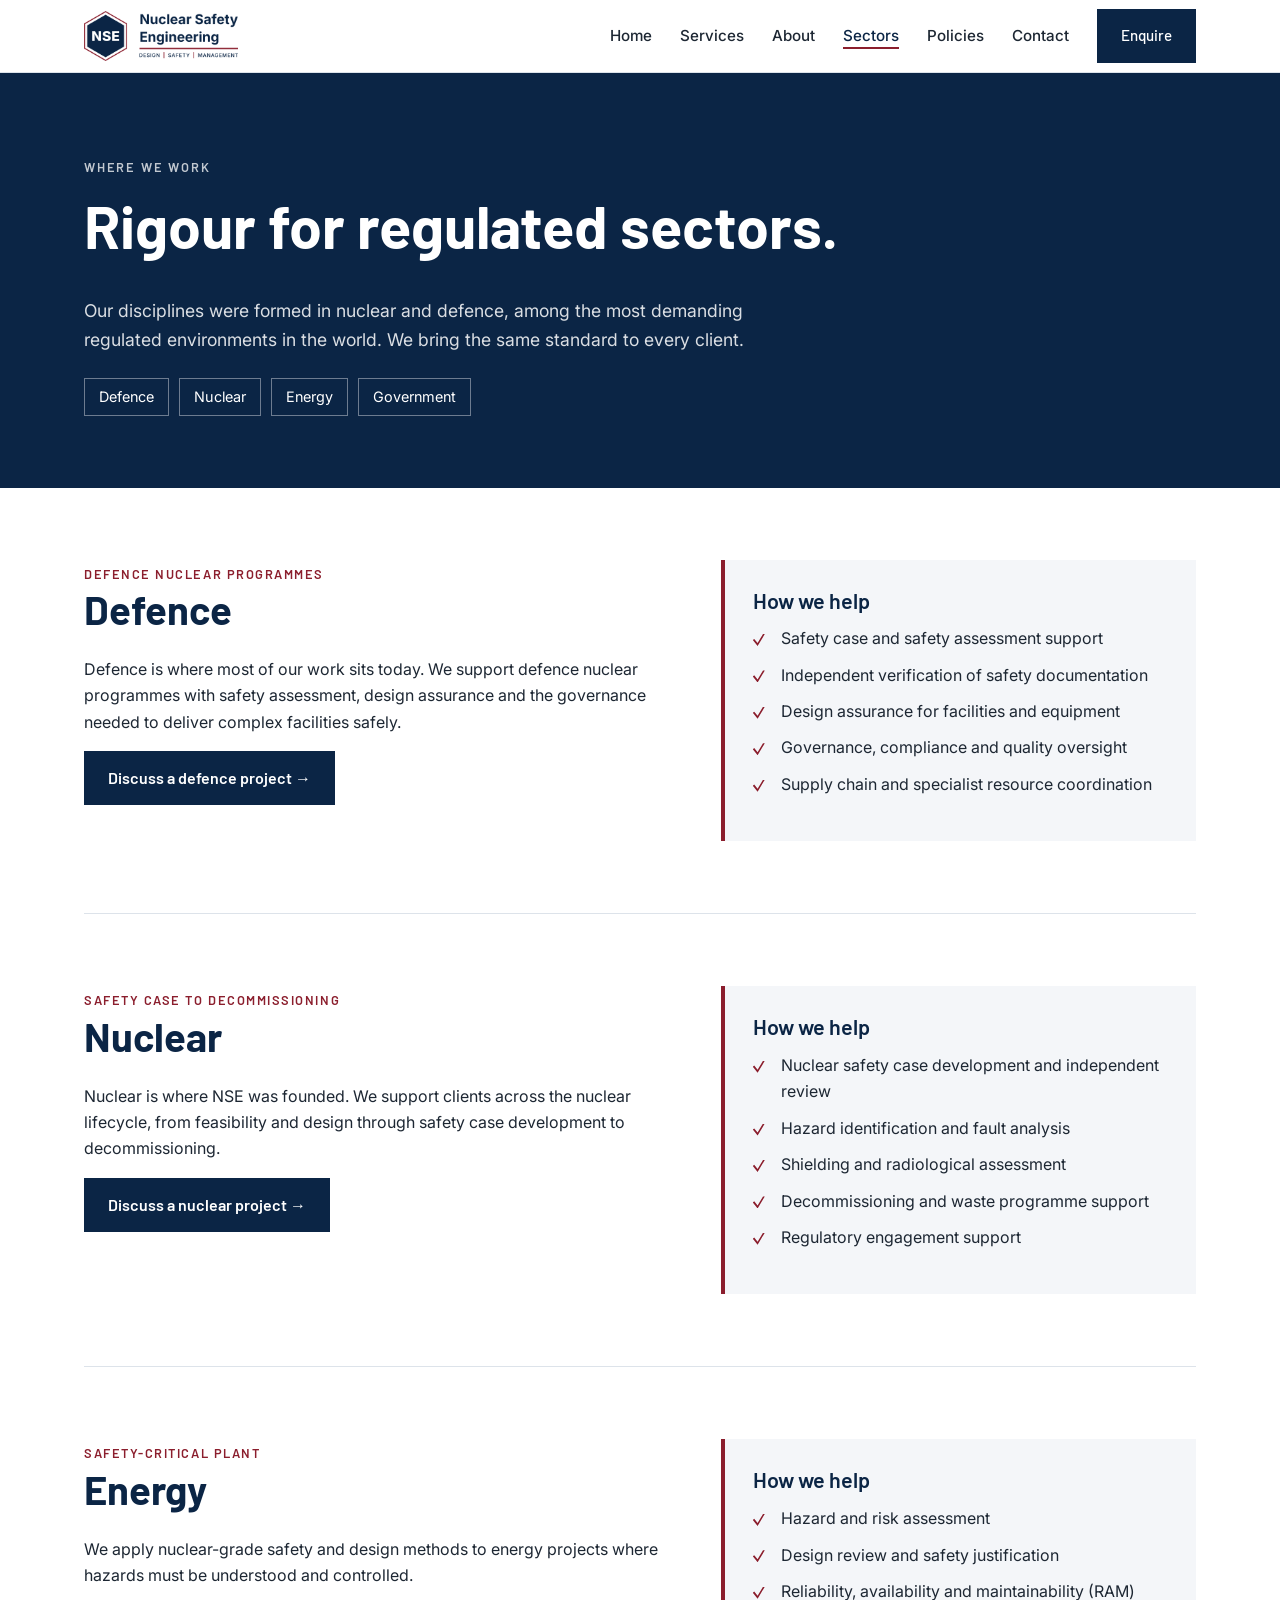
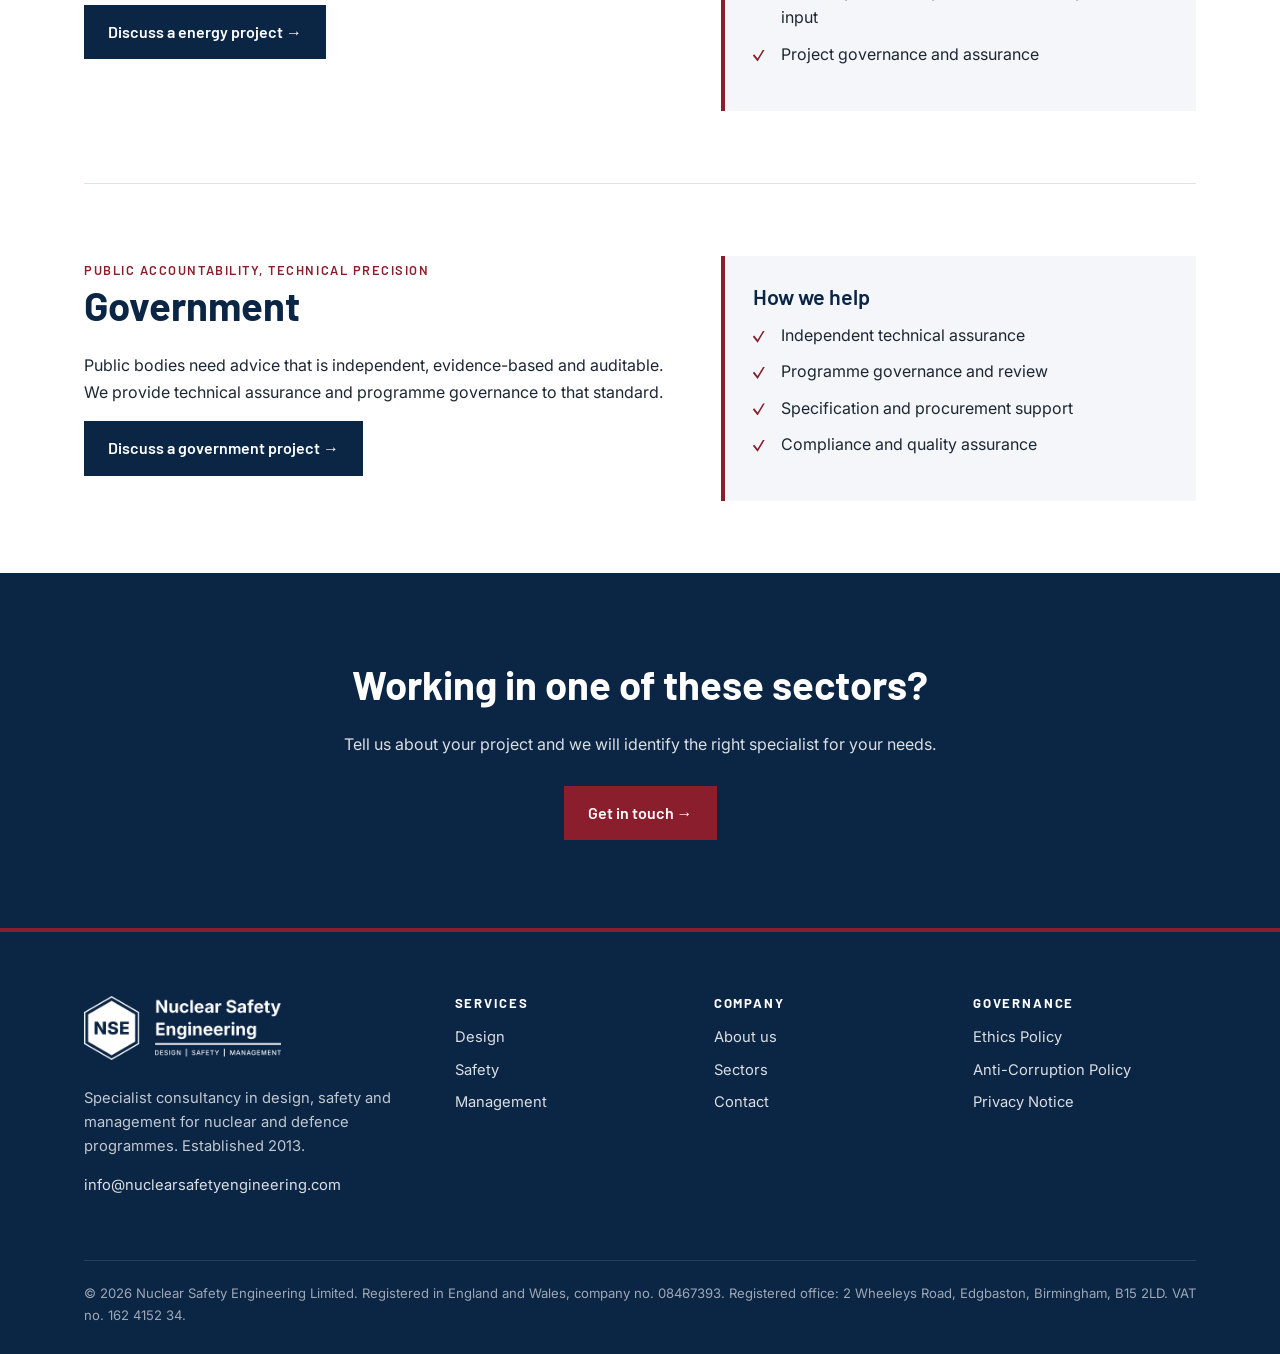
<file: sectors.html>
<!DOCTYPE html>
<html lang="en-GB">
<head>
  <meta charset="utf-8">
  <meta name="viewport" content="width=device-width, initial-scale=1">
  <title>Sectors — Nuclear Safety Engineering</title>
  <meta name="description" content="Defence, nuclear, energy and government: the regulated sectors Nuclear Safety Engineering supports.">
  <link rel="canonical" href="https://www.nuclearsafetyengineering.com/sectors.html">
  <meta property="og:title" content="Sectors — Nuclear Safety Engineering">
  <meta property="og:description" content="Defence, nuclear, energy and government: the regulated sectors Nuclear Safety Engineering supports.">
  <meta property="og:type" content="website">
  <link rel="icon" href="images/favicon-32.png" type="image/png">
  <link rel="apple-touch-icon" href="images/apple-touch-icon.png">
  <meta property="og:image" content="https://www.nuclearsafetyengineering.com/images/logo.png">
  <link rel="preconnect" href="https://fonts.googleapis.com">
  <link rel="preconnect" href="https://fonts.gstatic.com" crossorigin>
  <link href="https://fonts.googleapis.com/css2?family=Barlow:wght@500;600;700&family=Inter:wght@400;500;600&display=swap" rel="stylesheet">
  <link rel="stylesheet" href="css/style.css">
</head>
<body>
  <a class="skip" href="#main">Skip to content</a>
  <header class="site-header">
    <div class="container">
      <a class="brand" href="index.html"><img src="images/logo.png" alt="Nuclear Safety Engineering — Design | Safety | Management" width="154" height="50"></a>
      <button class="menu-toggle" aria-label="Open menu" aria-expanded="false"><span></span><span></span><span></span></button>
      <nav class="nav" aria-label="Main">
        <a href="index.html">Home</a>
        <a href="services.html">Services</a>
        <a href="about.html">About</a>
        <a href="sectors.html" aria-current="page">Sectors</a>
        <a href="policies.html">Policies</a>
        <a href="contact.html">Contact</a>
        <a class="btn btn-navy" href="contact.html">Enquire</a>
      </nav>
    </div>
  </header>
  <main id="main">
    <section class="page-hero">
      <div class="container">
        <span class="eyebrow">Where we work</span>
        <h1>Rigour for regulated sectors.</h1>
        <p>Our disciplines were formed in nuclear and defence, among the most demanding regulated environments in the world. We bring the same standard to every client.</p>
        <div class="subnav"><a href="#defence">Defence</a><a href="#nuclear">Nuclear</a><a href="#energy">Energy</a><a href="#government">Government</a></div>
      </div>
    </section>

    <section style="padding-top:0;padding-bottom:0">
      <div class="container">
        <div class="discipline" id="defence">
          <div class="split">
            <div>
              <span class="tag">DEFENCE NUCLEAR PROGRAMMES</span>
              <h2>Defence</h2>
              <p>Defence is where most of our work sits today. We support defence nuclear programmes with safety assessment, design assurance and the governance needed to deliver complex facilities safely.</p>
              <a class="btn btn-navy" href="contact.html">Discuss a defence project &rarr;</a>
            </div>
            <div class="panel"><h3>How we help</h3><ul class="ticks"><li>Safety case and safety assessment support</li><li>Independent verification of safety documentation</li><li>Design assurance for facilities and equipment</li><li>Governance, compliance and quality oversight</li><li>Supply chain and specialist resource coordination</li></ul></div>
          </div>
        </div>
        <div class="discipline" id="nuclear">
          <div class="split">
            <div>
              <span class="tag">SAFETY CASE TO DECOMMISSIONING</span>
              <h2>Nuclear</h2>
              <p>Nuclear is where NSE was founded. We support clients across the nuclear lifecycle, from feasibility and design through safety case development to decommissioning.</p>
              <a class="btn btn-navy" href="contact.html">Discuss a nuclear project &rarr;</a>
            </div>
            <div class="panel"><h3>How we help</h3><ul class="ticks"><li>Nuclear safety case development and independent review</li><li>Hazard identification and fault analysis</li><li>Shielding and radiological assessment</li><li>Decommissioning and waste programme support</li><li>Regulatory engagement support</li></ul></div>
          </div>
        </div>
        <div class="discipline" id="energy">
          <div class="split">
            <div>
              <span class="tag">SAFETY-CRITICAL PLANT</span>
              <h2>Energy</h2>
              <p>We apply nuclear-grade safety and design methods to energy projects where hazards must be understood and controlled.</p>
              <a class="btn btn-navy" href="contact.html">Discuss a energy project &rarr;</a>
            </div>
            <div class="panel"><h3>How we help</h3><ul class="ticks"><li>Hazard and risk assessment</li><li>Design review and safety justification</li><li>Reliability, availability and maintainability (RAM) input</li><li>Project governance and assurance</li></ul></div>
          </div>
        </div>
        <div class="discipline" id="government">
          <div class="split">
            <div>
              <span class="tag">PUBLIC ACCOUNTABILITY, TECHNICAL PRECISION</span>
              <h2>Government</h2>
              <p>Public bodies need advice that is independent, evidence-based and auditable. We provide technical assurance and programme governance to that standard.</p>
              <a class="btn btn-navy" href="contact.html">Discuss a government project &rarr;</a>
            </div>
            <div class="panel"><h3>How we help</h3><ul class="ticks"><li>Independent technical assurance</li><li>Programme governance and review</li><li>Specification and procurement support</li><li>Compliance and quality assurance</li></ul></div>
          </div>
        </div>
      </div>
    </section>

    <section class="cta">
      <div class="container">
        <h2>Working in one of these sectors?</h2>
        <p>Tell us about your project and we will identify the right specialist for your needs.</p>
        <a class="btn btn-primary" href="contact.html">Get in touch &rarr;</a>
      </div>
    </section>
  </main>
  <footer class="site-footer">
    <div class="container">
      <div class="footer-grid">
        <div>
          <a class="footer-logo" href="index.html"><img src="images/logo-white.png" alt="Nuclear Safety Engineering" width="197" height="64"></a>
          <p>Specialist consultancy in design, safety and management for nuclear and defence programmes. Established 2013.</p>
          <p><a href="mailto:info@nuclearsafetyengineering.com">info@nuclearsafetyengineering.com</a></p>
        </div>
        <div>
          <h4>Services</h4>
          <ul><li><a href="services.html#design">Design</a></li><li><a href="services.html#safety">Safety</a></li><li><a href="services.html#management">Management</a></li></ul>
        </div>
        <div>
          <h4>Company</h4>
          <ul><li><a href="about.html">About us</a></li><li><a href="sectors.html">Sectors</a></li><li><a href="contact.html">Contact</a></li></ul>
        </div>
        <div>
          <h4>Governance</h4>
          <ul><li><a href="policies.html#ethics">Ethics Policy</a></li><li><a href="policies.html#anti-corruption">Anti-Corruption Policy</a></li><li><a href="privacy.html">Privacy Notice</a></li></ul>
        </div>
      </div>
      <div class="legal">
        <span>&copy; <span data-year>2026</span> Nuclear Safety Engineering Limited. Registered in England and Wales, company no. 08467393. Registered office: 2 Wheeleys Road, Edgbaston, Birmingham, B15 2LD. VAT no. 162 4152 34.</span>
      </div>
    </div>
  </footer>
  <script src="js/main.js"></script>
</body>
</html>
</file>
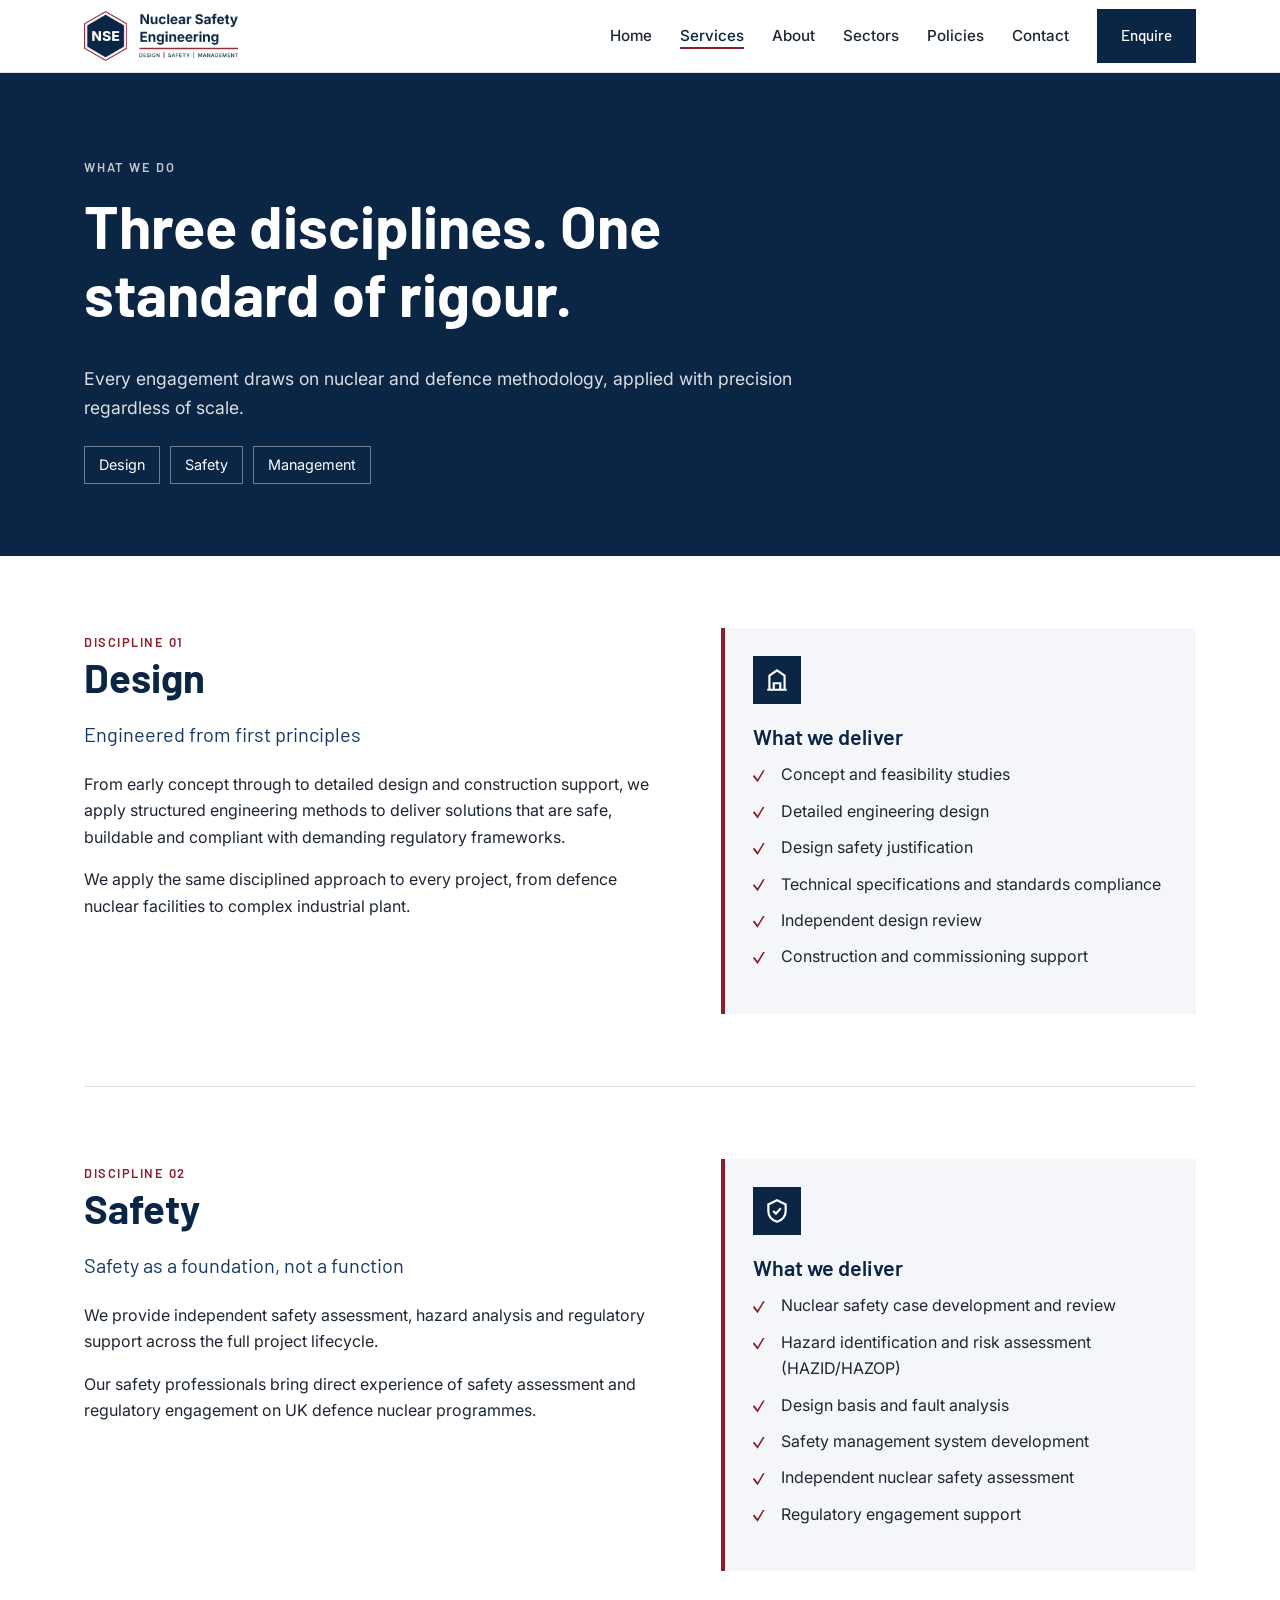
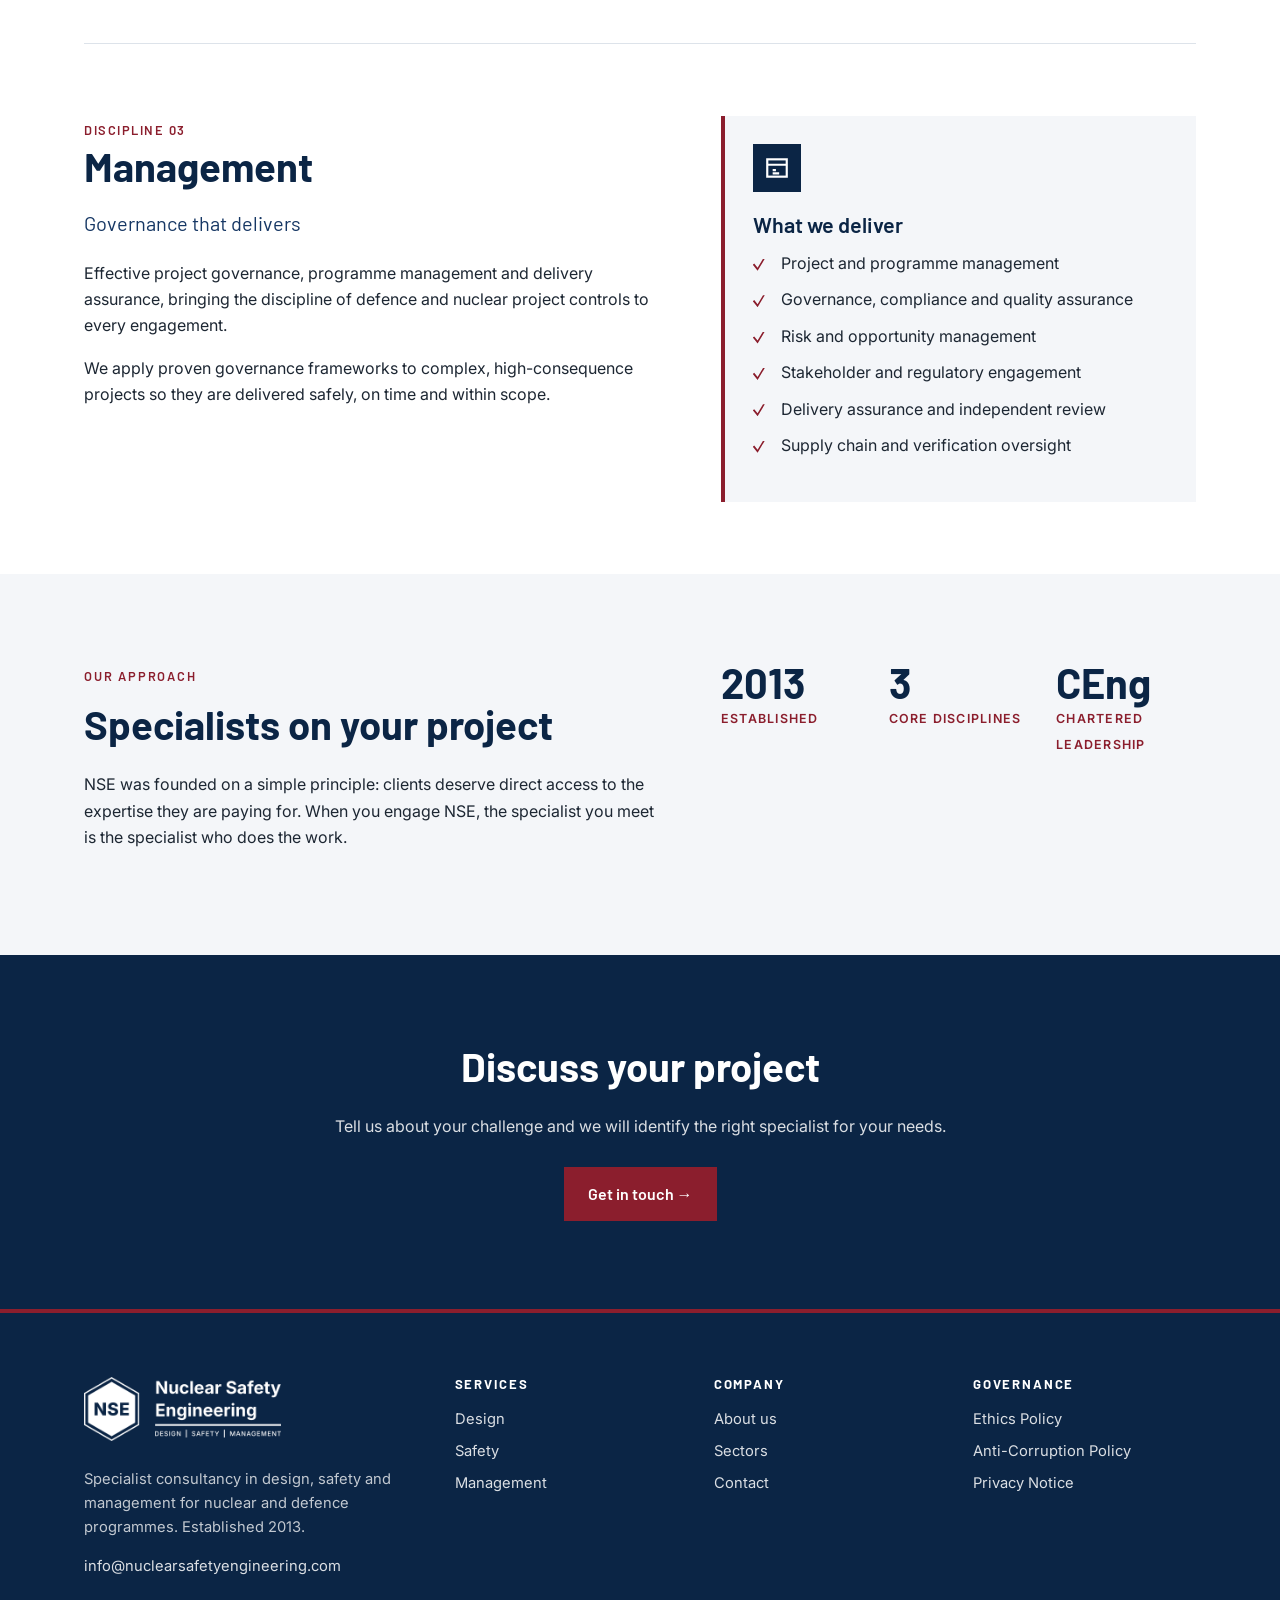
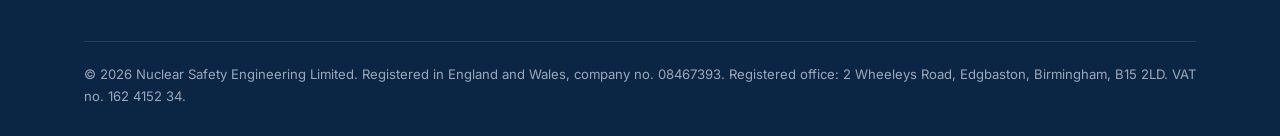
<file: services.html>
<!DOCTYPE html>
<html lang="en-GB">
<head>
  <meta charset="utf-8">
  <meta name="viewport" content="width=device-width, initial-scale=1">
  <title>Services — Nuclear Safety Engineering</title>
  <meta name="description" content="Design, safety and management consultancy for nuclear and defence programmes.">
  <link rel="canonical" href="https://www.nuclearsafetyengineering.com/services.html">
  <meta property="og:title" content="Services — Nuclear Safety Engineering">
  <meta property="og:description" content="Design, safety and management consultancy for nuclear and defence programmes.">
  <meta property="og:type" content="website">
  <link rel="icon" href="images/favicon-32.png" type="image/png">
  <link rel="apple-touch-icon" href="images/apple-touch-icon.png">
  <meta property="og:image" content="https://www.nuclearsafetyengineering.com/images/logo.png">
  <link rel="preconnect" href="https://fonts.googleapis.com">
  <link rel="preconnect" href="https://fonts.gstatic.com" crossorigin>
  <link href="https://fonts.googleapis.com/css2?family=Barlow:wght@500;600;700&family=Inter:wght@400;500;600&display=swap" rel="stylesheet">
  <link rel="stylesheet" href="css/style.css">
</head>
<body>
  <a class="skip" href="#main">Skip to content</a>
  <header class="site-header">
    <div class="container">
      <a class="brand" href="index.html"><img src="images/logo.png" alt="Nuclear Safety Engineering — Design | Safety | Management" width="154" height="50"></a>
      <button class="menu-toggle" aria-label="Open menu" aria-expanded="false"><span></span><span></span><span></span></button>
      <nav class="nav" aria-label="Main">
        <a href="index.html">Home</a>
        <a href="services.html" aria-current="page">Services</a>
        <a href="about.html">About</a>
        <a href="sectors.html">Sectors</a>
        <a href="policies.html">Policies</a>
        <a href="contact.html">Contact</a>
        <a class="btn btn-navy" href="contact.html">Enquire</a>
      </nav>
    </div>
  </header>
  <main id="main">
    <section class="page-hero">
      <div class="container">
        <span class="eyebrow">What we do</span>
        <h1>Three disciplines. One standard of rigour.</h1>
        <p>Every engagement draws on nuclear and defence methodology, applied with precision regardless of scale.</p>
        <div class="subnav"><a href="#design">Design</a><a href="#safety">Safety</a><a href="#management">Management</a></div>
      </div>
    </section>

    <section style="padding-top:0;padding-bottom:0">
      <div class="container">
        <div class="discipline" id="design">
          <div class="split">
            <div>
              <span class="tag">DISCIPLINE 01</span>
              <h2>Design</h2>
              <p class="lead">Engineered from first principles</p>
              <p>From early concept through to detailed design and construction support, we apply structured engineering methods to deliver solutions that are safe, buildable and compliant with demanding regulatory frameworks.</p>
              <p>We apply the same disciplined approach to every project, from defence nuclear facilities to complex industrial plant.</p>
            </div>
            <div class="panel">
              <div class="icon"><svg viewBox="0 0 24 24" fill="none" stroke="currentColor" stroke-width="2"><path d="M3 21h18M5 21V8l7-5 7 5v13"/><path d="M9 21v-6h6v6"/></svg></div>
              <h3>What we deliver</h3>
              <ul class="ticks"><li>Concept and feasibility studies</li><li>Detailed engineering design</li><li>Design safety justification</li><li>Technical specifications and standards compliance</li><li>Independent design review</li><li>Construction and commissioning support</li></ul>
            </div>
          </div>
        </div>
        <div class="discipline" id="safety">
          <div class="split">
            <div>
              <span class="tag">DISCIPLINE 02</span>
              <h2>Safety</h2>
              <p class="lead">Safety as a foundation, not a function</p>
              <p>We provide independent safety assessment, hazard analysis and regulatory support across the full project lifecycle.</p>
              <p>Our safety professionals bring direct experience of safety assessment and regulatory engagement on UK defence nuclear programmes.</p>
            </div>
            <div class="panel">
              <div class="icon"><svg viewBox="0 0 24 24" fill="none" stroke="currentColor" stroke-width="2"><path d="M12 2l8 4v6c0 5-3.5 8.5-8 10-4.5-1.5-8-5-8-10V6z"/><path d="M8.5 12l2.5 2.5 4.5-5"/></svg></div>
              <h3>What we deliver</h3>
              <ul class="ticks"><li>Nuclear safety case development and review</li><li>Hazard identification and risk assessment (HAZID/HAZOP)</li><li>Design basis and fault analysis</li><li>Safety management system development</li><li>Independent nuclear safety assessment</li><li>Regulatory engagement support</li></ul>
            </div>
          </div>
        </div>
        <div class="discipline" id="management">
          <div class="split">
            <div>
              <span class="tag">DISCIPLINE 03</span>
              <h2>Management</h2>
              <p class="lead">Governance that delivers</p>
              <p>Effective project governance, programme management and delivery assurance, bringing the discipline of defence and nuclear project controls to every engagement.</p>
              <p>We apply proven governance frameworks to complex, high-consequence projects so they are delivered safely, on time and within scope.</p>
            </div>
            <div class="panel">
              <div class="icon"><svg viewBox="0 0 24 24" fill="none" stroke="currentColor" stroke-width="2"><rect x="3" y="4" width="18" height="16"/><path d="M3 9h18M8 14h3M8 17h6"/></svg></div>
              <h3>What we deliver</h3>
              <ul class="ticks"><li>Project and programme management</li><li>Governance, compliance and quality assurance</li><li>Risk and opportunity management</li><li>Stakeholder and regulatory engagement</li><li>Delivery assurance and independent review</li><li>Supply chain and verification oversight</li></ul>
            </div>
          </div>
        </div>
      </div>
    </section>

    <section class="soft">
      <div class="container split">
        <div>
          <span class="eyebrow">Our approach</span>
          <h2>Specialists on your project</h2>
          <p>NSE was founded on a simple principle: clients deserve direct access to the expertise they are paying for. When you engage NSE, the specialist you meet is the specialist who does the work.</p>
        </div>
        <div class="stats">
          <div class="stat"><strong>2013</strong><span>Established</span></div>
          <div class="stat"><strong>3</strong><span>Core disciplines</span></div>
          <div class="stat"><strong>CEng</strong><span>Chartered leadership</span></div>
        </div>
      </div>
    </section>

    <section class="cta">
      <div class="container">
        <h2>Discuss your project</h2>
        <p>Tell us about your challenge and we will identify the right specialist for your needs.</p>
        <a class="btn btn-primary" href="contact.html">Get in touch &rarr;</a>
      </div>
    </section>
  </main>
  <footer class="site-footer">
    <div class="container">
      <div class="footer-grid">
        <div>
          <a class="footer-logo" href="index.html"><img src="images/logo-white.png" alt="Nuclear Safety Engineering" width="197" height="64"></a>
          <p>Specialist consultancy in design, safety and management for nuclear and defence programmes. Established 2013.</p>
          <p><a href="mailto:info@nuclearsafetyengineering.com">info@nuclearsafetyengineering.com</a></p>
        </div>
        <div>
          <h4>Services</h4>
          <ul><li><a href="services.html#design">Design</a></li><li><a href="services.html#safety">Safety</a></li><li><a href="services.html#management">Management</a></li></ul>
        </div>
        <div>
          <h4>Company</h4>
          <ul><li><a href="about.html">About us</a></li><li><a href="sectors.html">Sectors</a></li><li><a href="contact.html">Contact</a></li></ul>
        </div>
        <div>
          <h4>Governance</h4>
          <ul><li><a href="policies.html#ethics">Ethics Policy</a></li><li><a href="policies.html#anti-corruption">Anti-Corruption Policy</a></li><li><a href="privacy.html">Privacy Notice</a></li></ul>
        </div>
      </div>
      <div class="legal">
        <span>&copy; <span data-year>2026</span> Nuclear Safety Engineering Limited. Registered in England and Wales, company no. 08467393. Registered office: 2 Wheeleys Road, Edgbaston, Birmingham, B15 2LD. VAT no. 162 4152 34.</span>
      </div>
    </div>
  </footer>
  <script src="js/main.js"></script>
</body>
</html>
</file>
<file: css/style.css>
/* Nuclear Safety Engineering Ltd — site styles */
:root {
  --navy: #0b2545;
  --navy-2: #163764;
  --red: #8b1e2d;
  --red-dark: #6f1824;
  --ink: #1d2733;
  --muted: #5b6776;
  --line: #dde3ea;
  --bg-soft: #f4f6f9;
  --white: #fff;
  --max: 1160px;
  --head: "Barlow", -apple-system, BlinkMacSystemFont, "Segoe UI", sans-serif;
  --body: "Inter", -apple-system, BlinkMacSystemFont, "Segoe UI", sans-serif;
}
*, *::before, *::after { box-sizing: border-box; }
html { scroll-behavior: smooth; }
body { margin: 0; font-family: var(--body); color: var(--ink); line-height: 1.65; font-size: 16px; background: var(--white); }
img { max-width: 100%; display: block; }
a { color: var(--red); }
h1, h2, h3, h4 { font-family: var(--head); color: var(--navy); line-height: 1.15; margin: 0 0 .6em; }
h1 { font-size: clamp(2.3rem, 5vw, 3.7rem); font-weight: 700; }
h2 { font-size: clamp(1.8rem, 3.4vw, 2.5rem); font-weight: 700; }
h3 { font-size: 1.35rem; font-weight: 600; }
p { margin: 0 0 1em; }
.container { width: 100%; max-width: var(--max); margin: 0 auto; padding: 0 24px; }
.skip { position: absolute; left: -999px; top: 8px; background: var(--navy); color: #fff; padding: 8px 12px; z-index: 100; }
.skip:focus { left: 8px; }

/* Header */
.site-header { position: sticky; top: 0; z-index: 50; background: #fff; border-bottom: 1px solid var(--line); }
.site-header .container { display: flex; align-items: center; justify-content: space-between; height: 72px; }
.brand img { height: 50px; width: auto; }
.nav { display: flex; align-items: center; gap: 28px; }
.nav a { color: var(--ink); text-decoration: none; font-size: .95rem; font-weight: 500; }
.nav a:hover, .nav a[aria-current="page"] { color: var(--navy); box-shadow: inset 0 -2px 0 var(--red); }
.nav .btn { box-shadow: none; color: #fff; }
.menu-toggle { display: none; background: none; border: 0; padding: 8px; cursor: pointer; }
.menu-toggle span { display: block; width: 24px; height: 2px; background: var(--navy); margin: 5px 0; }

/* Buttons */
.btn { display: inline-flex; align-items: center; gap: 8px; padding: 12px 22px; font-family: var(--head); font-weight: 600; font-size: 1rem; text-decoration: none; border: 2px solid transparent; cursor: pointer; transition: background .15s, color .15s; }
.btn-primary { background: var(--red); color: #fff; }
.btn-primary:hover { background: var(--red-dark); }
.btn-navy { background: var(--navy); color: #fff; }
.btn-navy:hover { background: var(--navy-2); }
.btn-ghost { border-color: rgba(255,255,255,.7); color: #fff; }
.btn-ghost:hover { background: #fff; color: var(--navy); }

/* Hero */
.hero, .page-hero { padding: 0; }
.hero { position: relative; color: #fff; background:
  linear-gradient(to right, rgba(11,37,69,.94), rgba(11,37,69,.8) 55%, rgba(11,37,69,.5)),
  url("../images/hero.jpg") center/cover no-repeat, var(--navy); }
.hero .container { padding-top: 120px; padding-bottom: 120px; }
.hero-inner { max-width: 640px; }
.hero h1 { color: #fff; }
.hero p { color: rgba(255,255,255,.88); font-size: 1.13rem; }
.hero .actions { display: flex; gap: 14px; flex-wrap: wrap; margin-top: 28px; }
.page-hero { background: var(--navy); color: #fff; }
.page-hero .container { padding-top: 80px; padding-bottom: 72px; }
.page-hero h1 { color: #fff; max-width: 800px; }
.page-hero p { color: rgba(255,255,255,.85); max-width: 720px; font-size: 1.1rem; }
.eyebrow { display: inline-block; font-family: var(--head); font-weight: 600; letter-spacing: .14em; text-transform: uppercase; font-size: .8rem; color: var(--red); margin-bottom: 14px; }
.hero .eyebrow, .page-hero .eyebrow { color: rgba(255,255,255,.75); }
.rule { width: 56px; height: 3px; background: var(--red); border: 0; margin: 0 0 24px; }

/* Sections */
section { padding: 88px 0; }
.soft { background: var(--bg-soft); }
.dark { background: var(--navy); color: rgba(255,255,255,.88); }
.dark h2, .dark h3 { color: #fff; }
.section-head { max-width: 720px; margin-bottom: 48px; }
.section-head p { color: var(--muted); font-size: 1.07rem; }
.dark .section-head p { color: rgba(255,255,255,.8); }

.grid { display: grid; gap: 28px; }
.grid-3 { grid-template-columns: repeat(3, 1fr); }
.grid-2 { grid-template-columns: repeat(2, 1fr); }
.grid-4 { grid-template-columns: repeat(4, 1fr); }

.card { background: #fff; border: 1px solid var(--line); border-top: 3px solid var(--navy); padding: 32px 28px; display: flex; flex-direction: column; }
.card:hover { border-top-color: var(--red); }
.card p { color: var(--muted); }
.card .more { margin-top: auto; font-family: var(--head); font-weight: 600; text-decoration: none; }
.icon { width: 48px; height: 48px; display: grid; place-items: center; background: var(--navy); color: #fff; margin-bottom: 20px; }
.icon svg { width: 26px; height: 26px; }

.sector { background: #fff; border: 1px solid var(--line); padding: 26px 24px; }
.sector h3 { margin-bottom: .3em; }
.sector p { color: var(--muted); margin: 0; font-size: .95rem; }

.ticks { list-style: none; padding: 0; margin: 0 0 1em; }
.ticks li { position: relative; padding-left: 28px; margin-bottom: 10px; }
.ticks li::before { content: ""; position: absolute; left: 0; top: .55em; width: 12px; height: 12px; background: var(--red); clip-path: polygon(0 50%, 40% 100%, 100% 0, 85% 0, 40% 75%, 12% 40%); }
.dark .ticks li::before { background: #fff; }

.split { display: grid; grid-template-columns: 1.1fr .9fr; gap: 56px; align-items: start; }
.panel { background: var(--bg-soft); border-left: 4px solid var(--red); padding: 28px; }
.dark .panel { background: rgba(255,255,255,.06); }

.discipline { padding: 72px 0; border-bottom: 1px solid var(--line); scroll-margin-top: 80px; }
.discipline:last-child { border-bottom: 0; }
.discipline .tag { font-family: var(--head); font-weight: 600; color: var(--red); letter-spacing: .12em; font-size: .8rem; }
.discipline .lead { font-family: var(--head); font-size: 1.25rem; color: var(--navy-2); margin-top: -.3em; }

.stats { display: grid; grid-template-columns: repeat(3, 1fr); gap: 28px; }
.stat strong { display: block; font-family: var(--head); font-size: 2.6rem; color: var(--navy); line-height: 1; }
.dark .stat strong { color: #fff; }
.stat span { text-transform: uppercase; letter-spacing: .1em; font-size: .78rem; font-weight: 600; color: var(--red); }
.dark .stat span { color: rgba(255,255,255,.7); }

.cta { background: var(--navy); color: #fff; text-align: center; }
.cta h2 { color: #fff; }
.cta p { color: rgba(255,255,255,.85); max-width: 620px; margin: 0 auto 28px; }

.subnav { display: flex; gap: 10px; flex-wrap: wrap; margin-top: 24px; }
.subnav a { color: #fff; text-decoration: none; border: 1px solid rgba(255,255,255,.4); padding: 6px 14px; font-size: .9rem; }
.subnav a:hover { background: #fff; color: var(--navy); }

/* Policies */
.policy { max-width: 820px; scroll-margin-top: 90px; }
.policy + .policy { margin-top: 64px; padding-top: 64px; border-top: 1px solid var(--line); }
.policy h3 { margin-top: 1.6em; }
.policy .meta { color: var(--muted); font-size: .9rem; }

/* Forms */
form { display: grid; gap: 18px; }
label { font-weight: 600; font-size: .92rem; display: block; margin-bottom: 6px; }
input, select, textarea { width: 100%; padding: 12px 14px; border: 1px solid #c4ccd6; font: inherit; background: #fff; }
input:focus, select:focus, textarea:focus { outline: 2px solid var(--navy); outline-offset: 1px; }
textarea { min-height: 160px; resize: vertical; }
.form-row { display: grid; grid-template-columns: 1fr 1fr; gap: 18px; }
.hp { position: absolute; left: -5000px; }
.form-note { font-size: .85rem; color: var(--muted); }
.form-status { padding: 14px; display: none; }
.form-status.ok { display: block; background: #e8f4ec; color: #1b5e33; }
.form-status.err { display: block; background: #fbeaec; color: var(--red-dark); }

/* Footer */
.site-footer { background: var(--navy); border-top: 4px solid var(--red); color: rgba(255,255,255,.75); padding: 64px 0 28px; font-size: .92rem; }
.site-footer a { color: rgba(255,255,255,.85); text-decoration: none; }
.site-footer a:hover { color: #fff; text-decoration: underline; }
.footer-grid { display: grid; grid-template-columns: 1.5fr 1fr 1fr 1fr; gap: 36px; }
.footer-grid h4 { color: #fff; font-size: .82rem; letter-spacing: .14em; text-transform: uppercase; margin-bottom: 14px; }
.footer-grid ul { list-style: none; margin: 0; padding: 0; }
.footer-grid li { margin-bottom: 8px; }
.footer-logo { display: inline-block; margin-bottom: 18px; }
.footer-logo img { height: 64px; width: auto; }
.legal { border-top: 1px solid rgba(255,255,255,.12); margin-top: 48px; padding-top: 22px; font-size: .82rem; color: rgba(255,255,255,.6); display: flex; justify-content: space-between; gap: 16px; flex-wrap: wrap; }

/* Responsive */
@media (max-width: 960px) {
  .grid-3, .grid-4 { grid-template-columns: repeat(2, 1fr); }
  .split { grid-template-columns: 1fr; gap: 36px; }
  .footer-grid { grid-template-columns: 1fr 1fr; }
}
@media (max-width: 760px) {
  .menu-toggle { display: block; }
  .nav { display: none; position: absolute; top: 72px; left: 0; right: 0; background: #fff; flex-direction: column; align-items: stretch; gap: 0; border-bottom: 1px solid var(--line); padding: 8px 24px 20px; }
  .nav.open { display: flex; }
  .nav a { padding: 12px 0; border-bottom: 1px solid var(--line); }
  .nav a:hover, .nav a[aria-current="page"] { box-shadow: none; color: var(--red); }
  .nav .btn { margin-top: 14px; justify-content: center; border-bottom: 0; }
  .grid-3, .grid-2, .grid-4, .stats, .form-row { grid-template-columns: 1fr; }
  .footer-grid { grid-template-columns: 1fr; }
  section { padding: 64px 0; }
  .hero .container { padding-top: 80px; padding-bottom: 80px; }
}
</file>
